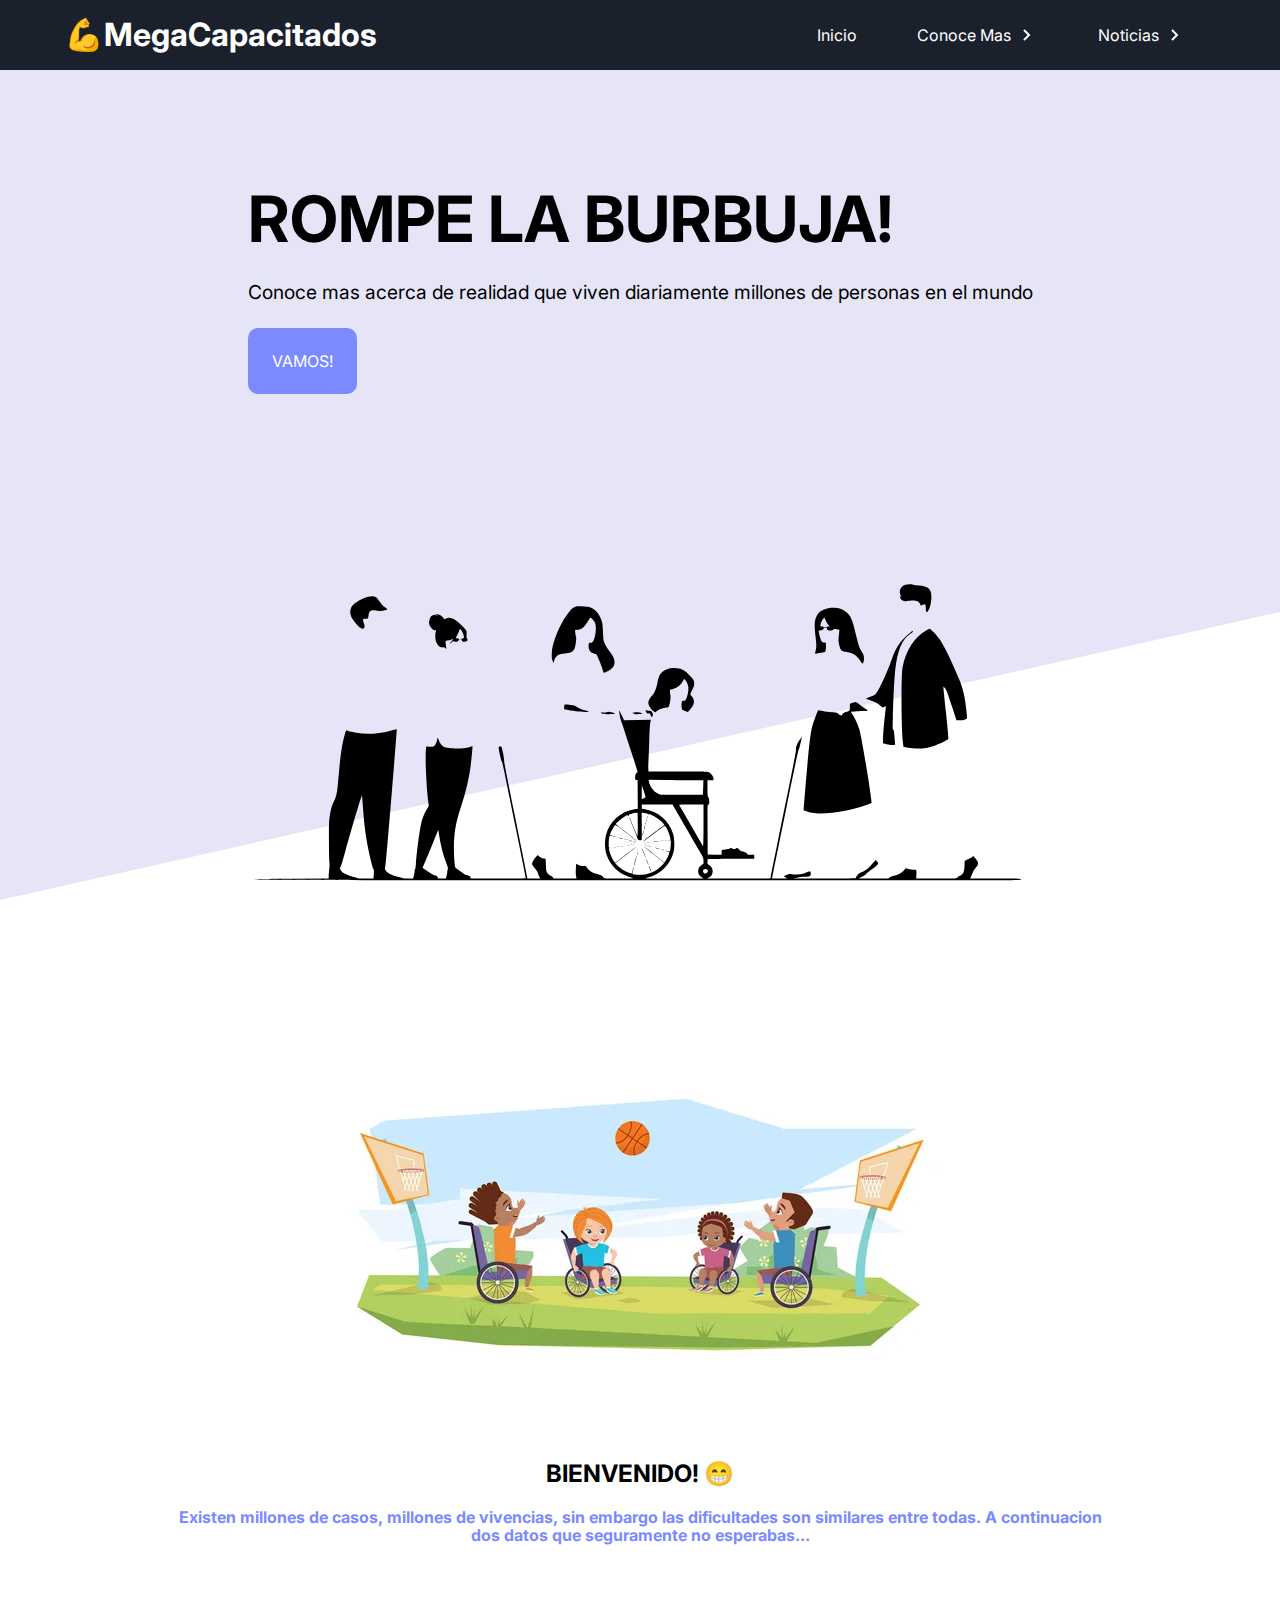
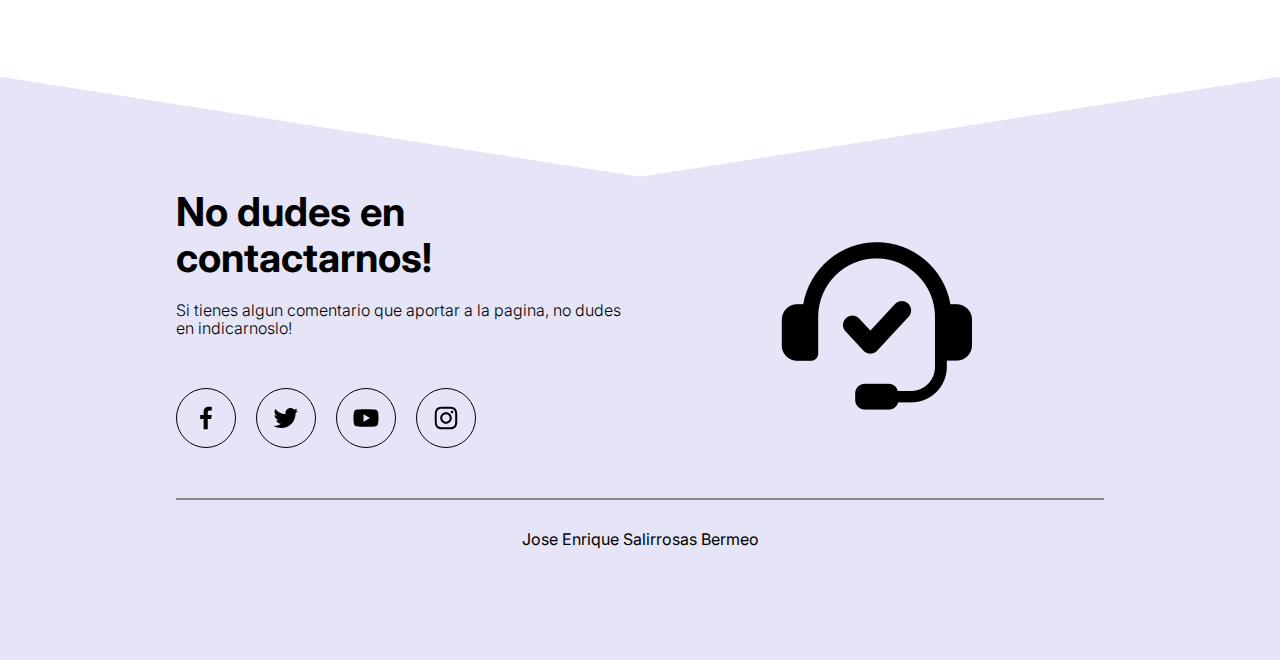
<file: index.html>
<!DOCTYPE html>
<html lang="es">
<head>
    <meta charset="UTF-8">
    <meta name="viewport" content="width=device-width, initial-scale=1.0">
    <title>Trabajo Final</title>
    <link rel="stylesheet" href="css/normalize.css">
    <link rel="stylesheet" href="css/style.css">
</head>
<body>


    
    
    <header class="hero">

        <nav class="menu">
            <section class="menu__container">
                <h1 class="menu__logo">💪MegaCapacitados</h1>
    
                <ul class="menu__links">
                    <li class="menu__item">
                        <a href="/index.html" class="menu__link">Inicio</a>
                    </li>
        
                    <li class="menu__item menu__item--show">
                        <a href="#" class="menu__link">Conoce Mas<img src="assets/arrow.svg" class="menu__arrow"></a>
        
                        <ul class="menu__nesting">
                            <li class="menu__inside">
                                <a href="/que_es.html" class="menu__link menu__link--inside"> ¿Que es?</a>
                            </li>
                            <li class="menu__inside">
                                <a href="/instituciones.html" class="menu__link menu__link--inside">Principales Instituciones</a>
                            </li>
                            <li class="menu__inside">
                                <a href="dificultades.html" class="menu__link menu__link--inside">Dificultades</a>
                            </li>
                        </ul>
                    </li>
        
                    <li class="menu__item  menu__item--show">
                        <a href="#" class="menu__link">Noticias<img src="assets/arrow.svg" class="menu__arrow"></a>
        
                        <ul class="menu__nesting">
                            <li class="menu__inside">
                                <a href="newspe.html" class="menu__link menu__link--inside">Peru</a>
                            </li>
                            <li class="menu__inside">
                                <a href="newsint.html" class="menu__link menu__link--inside">Global</a>
                            </li>
                        </ul>
                    </li>
        

        
                </ul>
    
              
            </section>
    
          
        </nav>
    
        
        

        <div class="hero__container container">

            <div class="hero__texts">
                <h1 class="hero__title">ROMPE LA BURBUJA!</h1>
                <p class="hero__copy">Conoce mas acerca de realidad que viven diariamente millones de personas en el mundo  </p>
                <a href="/Que_es.html" class="hero__cta">VAMOS!</a>    
            </div>

            <img src="assets/voluntarios-ayudando-amigos-discapacitados-caminar-al-aire-libre_74855-7933.svg" class="hero__img">

        </div>


    </header>

    <main class="main">

        <section class="welcome container">

            <div class="instructor__container">
                <img src="assets/depositphotos_160904080-stock-illustration-children-with-disabilities-playing-basketball.jpg" class="instructor__img">
                <h2 class="welcome__name">BIENVENIDO! 😁 </h2>
                <p class="welcome__tag">Existen millones de casos, millones de vivencias, sin embargo las dificultades son similares entre todas. A continuacion dos datos que seguramente no esperabas...</p>


        </section>

    </main>

    <footer class="footer">
        <div class="footer__container container">

            <div class="footer__contact">
                <div class="footer__texts">
                    <h2 class="title">No dudes en contactarnos!</h2>
                    <p class="footer__copy">Si tienes algun comentario que aportar a la pagina, no dudes en indicarnoslo!</p>

                    <div class="footer__social">
                        <a href="https://www.facebook.com/UTP.Peru/" class="footer__link">
                           <img src="assets/bxl-facebook.svg" class="footer__icon">
                        </a>
                        <a href="https://twitter.com/universidadutp" class="footer__link">
                           <img src="assets/bxl-twitter.svg" class="footer__icon">
                        </a>
                        <a href="https://www.youtube.com/channel/UCLQEBv7WN0SgOFD_nRLraRQ" class="footer__link">
                           <img src="assets/bxl-youtube.svg" class="footer__icon">
                        </a>
                        <a href="https://www.instagram.com/universidadutp/?hl=es" class="footer__link">
                           <img src="assets/bxl-instagram.svg" class="footer__icon">
                        </a>
                    </div>
                </div>

                <figure class="footer__picture">
                    <img src="assets/contactenos-ilustracion-concepto_114360-3147.webp" class="footer__img">
                </figure>
            </div>

            <p class="footer__copyright">
                Jose Enrique Salirrosas Bermeo
            </p>

        </div>
    </footer>

</body>
</html>
</file>
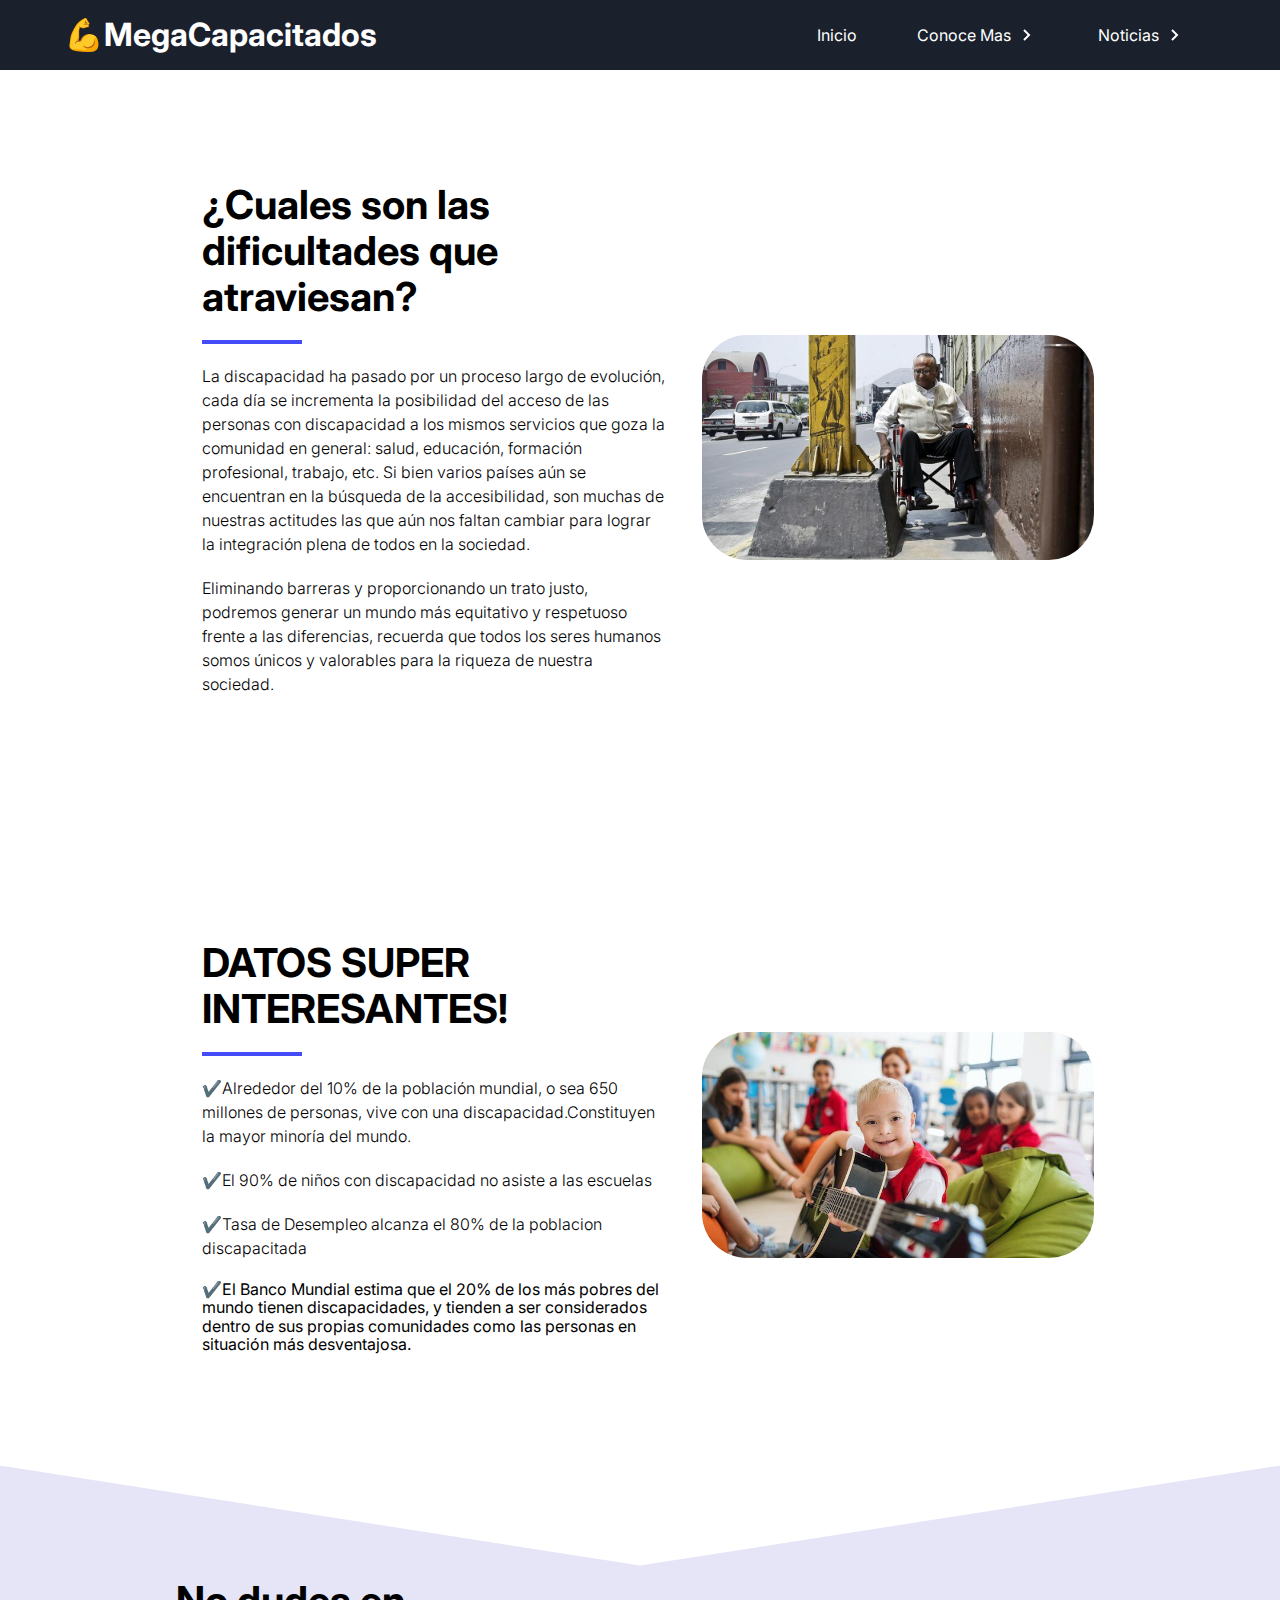
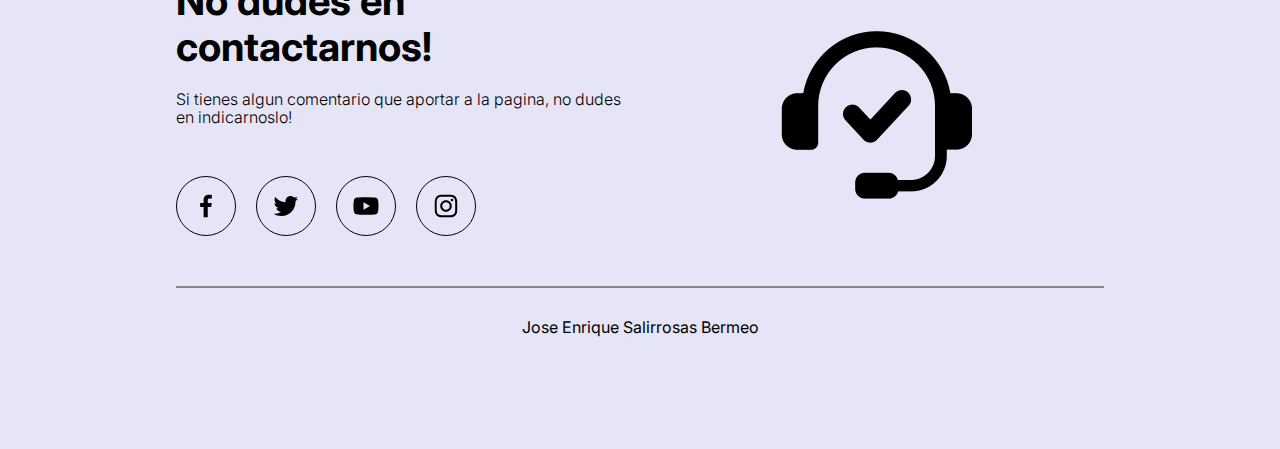
<file: dificultades.html>
<!DOCTYPE html>
<html lang="en">
    <meta charset="UTF-8">
    <meta name="viewport" content="width=device-width, initial-scale=1.0">
    <title>MegaCapacitados</title>
    <link rel="stylesheet" href="css/normalize.css">
    <link rel="stylesheet" href="css/style.css">
<body>
    
    <main class="main">
        <header>
            <nav class="menu">
                <section class="menu__container">
                    <h1 class="menu__logo">💪MegaCapacitados</h1>
        
                    <ul class="menu__links">
                        <li class="menu__item">
                            <a href="/index.html" class="menu__link">Inicio</a>
                        </li>
            
                        <li class="menu__item menu__item--show">
                            <a href="#" class="menu__link">Conoce Mas<img src="assets/arrow.svg" class="menu__arrow"></a>
            
                            <ul class="menu__nesting">
                                <li class="menu__inside">
                                    <a href="/que_es.html" class="menu__link menu__link--inside"> ¿Que es?</a>
                                </li>
                                <li class="menu__inside">
                                    <a href="/instituciones.html" class="menu__link menu__link--inside">Principales Instituciones</a>
                                </li>
                                <li class="menu__inside">
                                    <a href="dificultades.html" class="menu__link menu__link--inside">Dificultades</a>
                                </li>
                            </ul>
                        </li>
            
                        <li class="menu__item  menu__item--show">
                            <a href="#" class="menu__link">Noticias<img src="assets/arrow.svg" class="menu__arrow"></a>
            
                            <ul class="menu__nesting">
                                <li class="menu__inside">
                                    <a href="newspe.html" class="menu__link menu__link--inside">Peru</a>
                                </li>
                                <li class="menu__inside">
                                    <a href="newsint.html" class="menu__link menu__link--inside">Global</a>
                                </li>
                            </ul>
                        </li>
            

                    </ul>
        
                    
                </section>
        
              
            </nav>
        </head>
        

        
        <section class="about container">

            <div class="about__course">
                <h2 class="title title--border">¿Cuales son las dificultades que atraviesan?</h2>

                <p class="about__paragraph">La discapacidad ha pasado por un proceso largo de evolución, cada día se incrementa la posibilidad del acceso de las personas con discapacidad a los mismos servicios que goza la comunidad en general: salud, educación, formación profesional, trabajo, etc. Si bien varios países aún se encuentran en la búsqueda de la accesibilidad, son muchas de nuestras actitudes las que aún nos faltan cambiar para lograr la integración plena de todos en la sociedad.
                </p>

                <p class="about__paragraph">Eliminando barreras y proporcionando un trato justo, podremos generar un mundo más equitativo y respetuoso frente a las diferencias, recuerda que todos los seres humanos somos únicos y valorables para la riqueza de nuestra sociedad.</p>

            </div>

            <figure class="about__picture">
                <img src="/assets/CXJS4ZRWDRBSFGZSHSAD3A436M.jpg" class="about__img">
            </figure>

        </section>

        <section class="about container">

            <div class="about__course">
                <h2 class="title title--border">DATOS SUPER INTERESANTES!</h2>

                <p class="about__paragraph">✔️Alrededor del 10% de la población mundial, o sea 650 millones de personas, vive con una discapacidad.Constituyen la mayor minoría del mundo.

                </p>

                <p class="about__paragraph">✔️El 90% de niños con discapacidad no asiste a las escuelas</p>
                <p class="about__paragraph">✔️Tasa de Desempleo alcanza el 80% de la poblacion discapacitada</p>
                <p class="abaut__paragraph">✔️El Banco Mundial estima que el 20% de los más pobres del mundo tienen discapacidades, y tienden a ser considerados dentro de sus propias comunidades como las personas en situación más desventajosa.</p>
            </div>

            <figure class="about__picture">
                <img src="/assets/iStock-1171560652.jpg" class="about__img">
            </figure>

        </section>

            
        </section>

        
    </main>
    <footer class="footer">
        <div class="footer__container container">

            <div class="footer__contact">
                <div class="footer__texts">
                    <h2 class="title">No dudes en contactarnos!</h2>
                    <p class="footer__copy">Si tienes algun comentario que aportar a la pagina, no dudes en indicarnoslo!</p>

                    <div class="footer__social">
                        <a href="#" class="footer__link">
                           <img src="assets/bxl-facebook.svg" class="footer__icon">
                        </a>
                        <a href="#" class="footer__link">
                           <img src="assets/bxl-twitter.svg" class="footer__icon">
                        </a>
                        <a href="#" class="footer__link">
                           <img src="assets/bxl-youtube.svg" class="footer__icon">
                        </a>
                        <a href="#" class="footer__link">
                           <img src="assets/bxl-instagram.svg" class="footer__icon">
                        </a>
                    </div>
                </div>

                <figure class="footer__picture">
                    <img src="assets/contactenos-ilustracion-concepto_114360-3147.webp" class="footer__img">
                </figure>
            </div>

            <p class="footer__copyright">
                Jose Enrique Salirrosas Bermeo
            </p>

        </div>
    </footer>
    
</body>
</html>
</file>
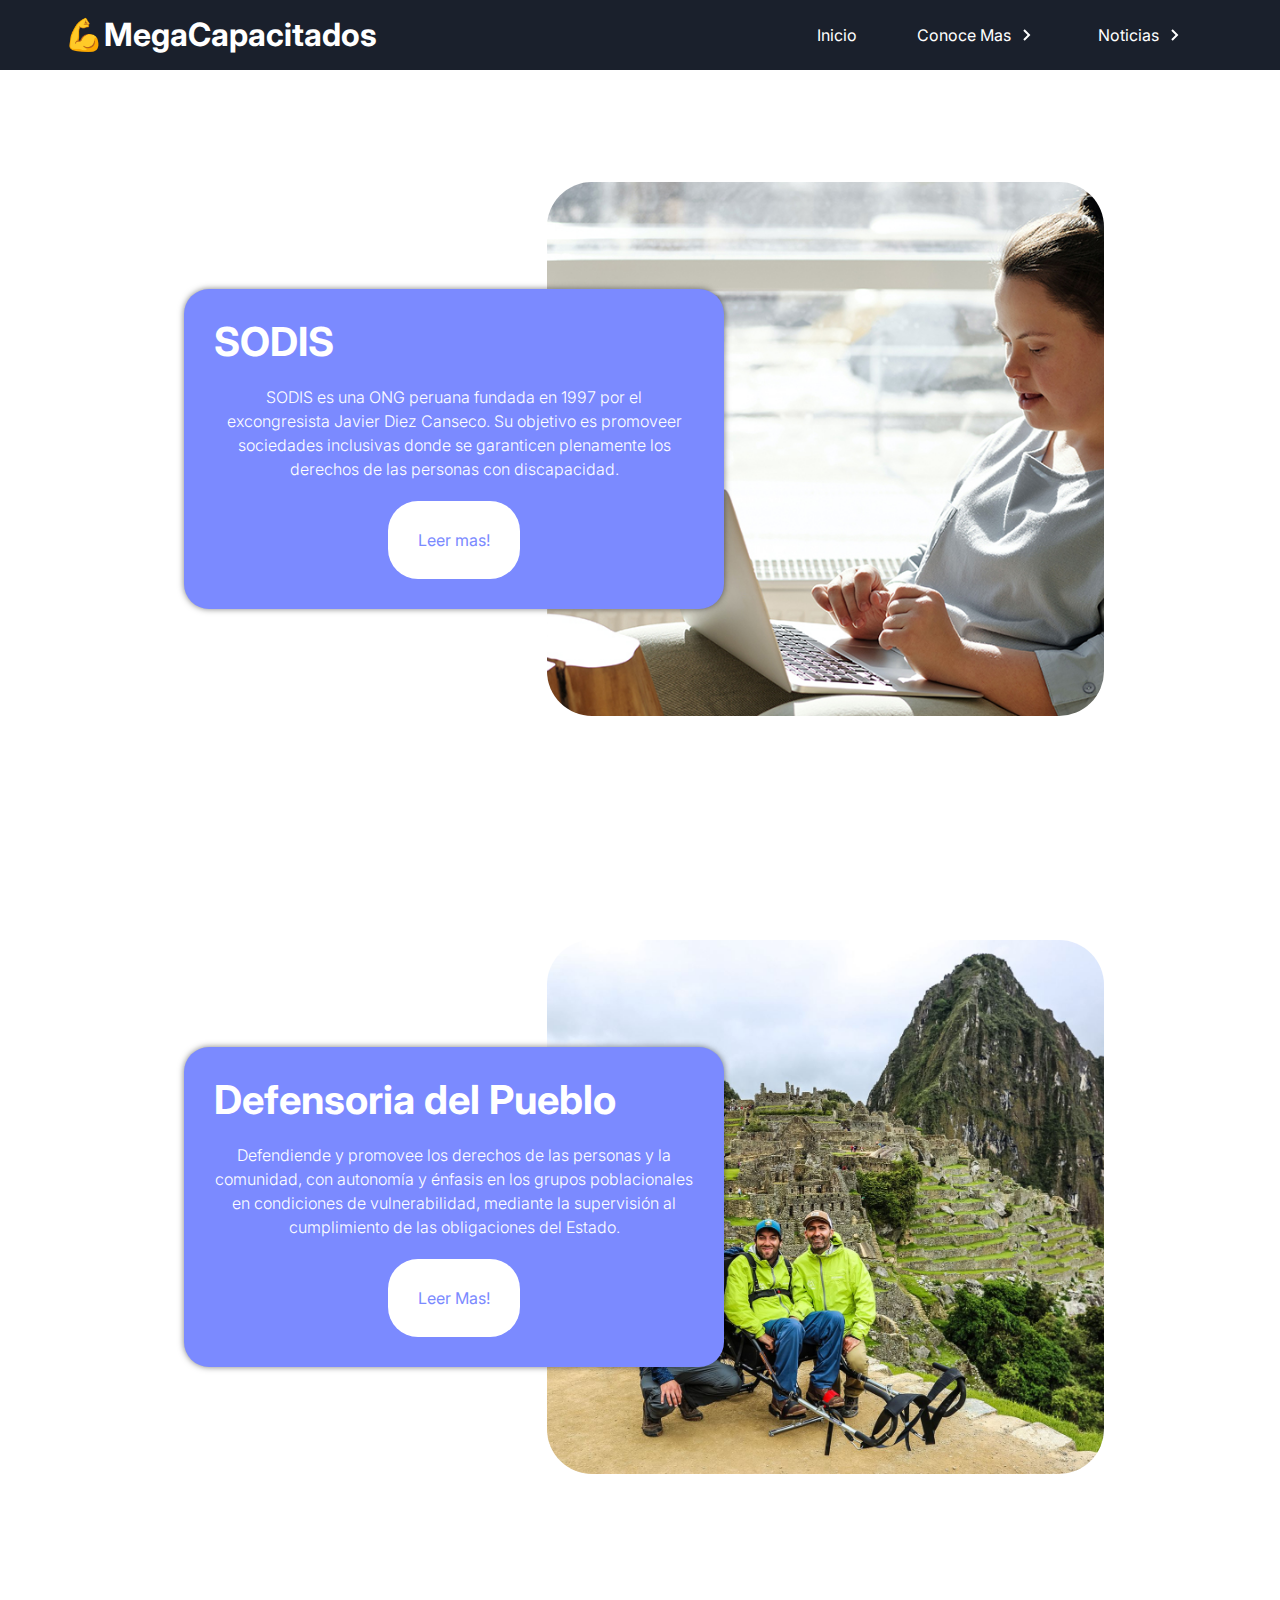
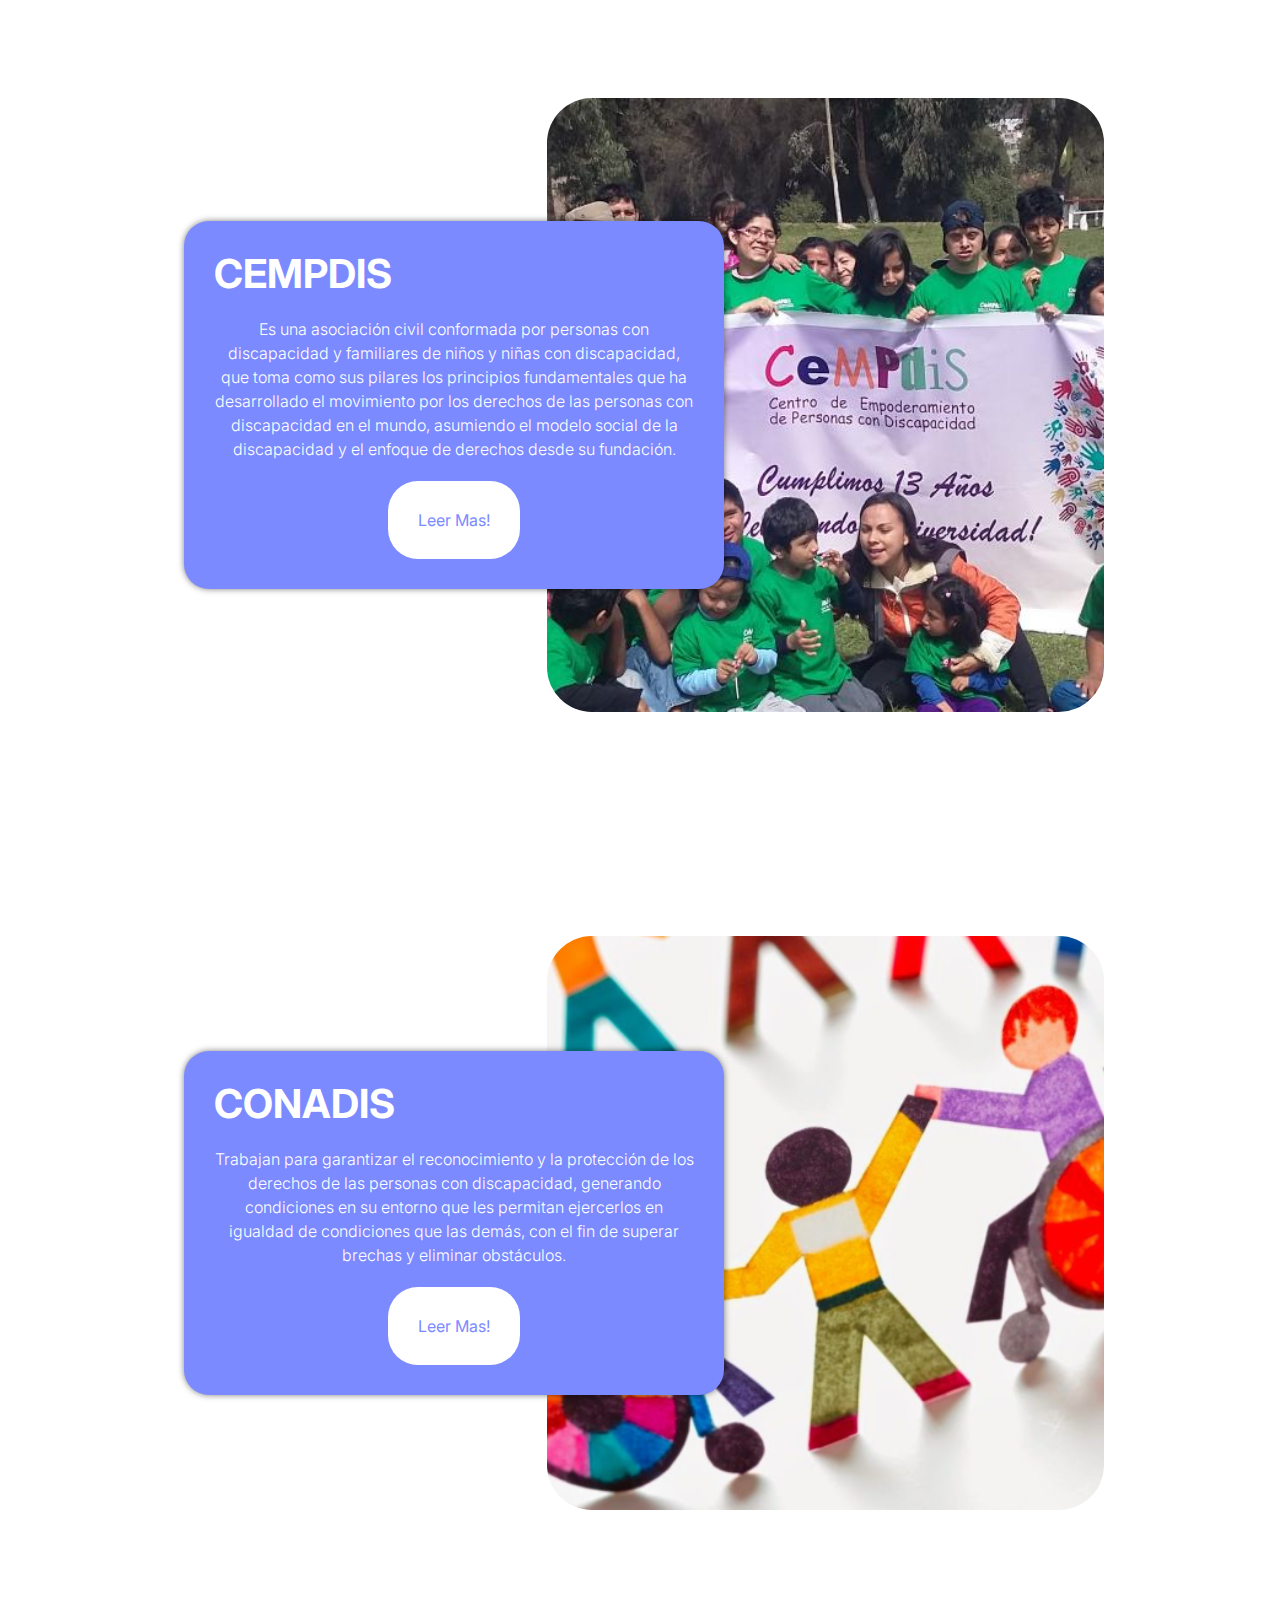
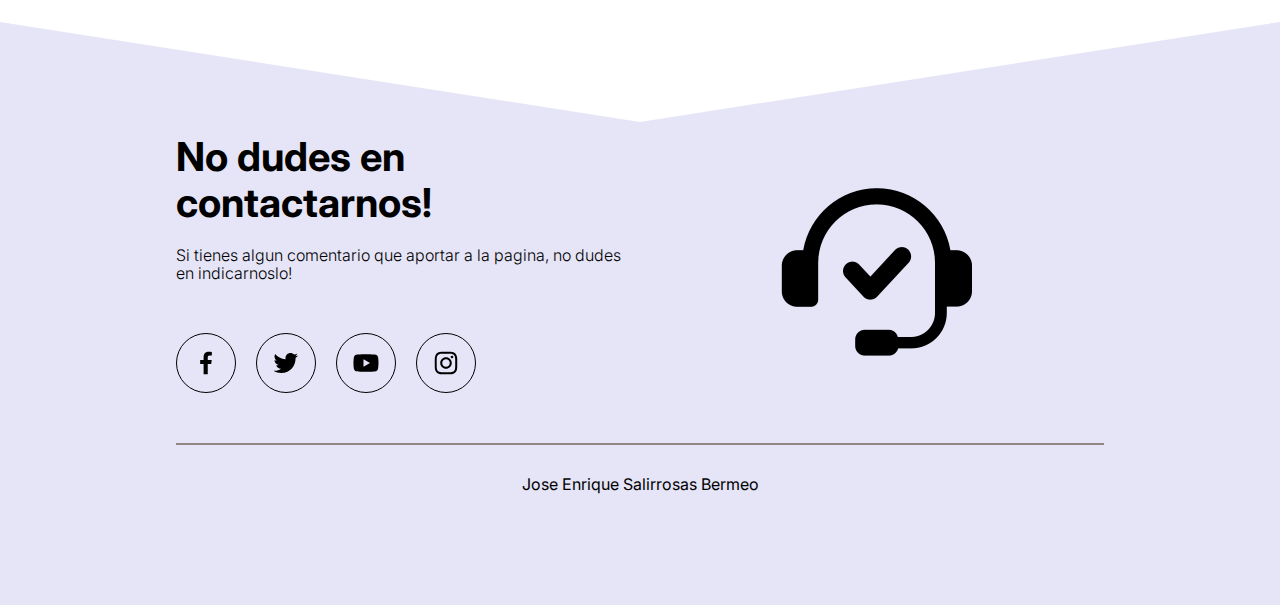
<file: instituciones.html>
<!DOCTYPE html>
<html lang="en">
    <meta charset="UTF-8">
    <meta name="viewport" content="width=device-width, initial-scale=1.0">
    <title>MegaCapacitados</title>
    <link rel="stylesheet" href="css/normalize.css">
    <link rel="stylesheet" href="css/style.css">
<body>
    
    <main class="main">
        <header>
            <nav class="menu">
                <section class="menu__container">
                    <h1 class="menu__logo">💪MegaCapacitados</h1>
        
                    <ul class="menu__links">
                        <li class="menu__item">
                            <a href="/index.html" class="menu__link">Inicio</a>
                        </li>
            
                        <li class="menu__item menu__item--show">
                            <a href="#" class="menu__link">Conoce Mas<img src="assets/arrow.svg" class="menu__arrow"></a>
            
                            <ul class="menu__nesting">
                                <li class="menu__inside">
                                    <a href="/que_es.html" class="menu__link menu__link--inside"> ¿Que es?</a>
                                </li>
                                <li class="menu__inside">
                                    <a href="/instituciones.html" class="menu__link menu__link--inside">Principales Instituciones</a>
                                </li>
                                <li class="menu__inside">
                                    <a href="dificultades.html" class="menu__link menu__link--inside">Dificultades</a>
                                </li>
                            </ul>
                        </li>
            
                        <li class="menu__item  menu__item--show">
                            <a href="#" class="menu__link">Noticias<img src="assets/arrow.svg" class="menu__arrow"></a>
            
                            <ul class="menu__nesting">
                                <li class="menu__inside">
                                    <a href="newspe.html" class="menu__link menu__link--inside">Peru</a>
                                </li>
                                <li class="menu__inside">
                                    <a href="newsint.html" class="menu__link menu__link--inside">Global</a>
                                </li>
                            </ul>
                        </li>
            

            
                    </ul>
        
                    
                </section>
        
              
            </nav>
        </header>
        

        
        
        <section class="course container">

            <figure class="course__picture">
                <img src="assets/pexels-cliff-booth-4058219.jpg" class="course__img">
            </figure>

            <div class="course__about">
                <h2 class="title">SODIS </h2>
                <p class="about__paragraph"> SODIS es una ONG peruana fundada en 1997 por el excongresista Javier Diez Canseco.


                    Su objetivo es promoveer sociedades inclusivas donde se garanticen plenamente los derechos de las personas con discapacidad. </p>
                <a href="https://sodisperu.org/" class="cta">Leer mas!</a>
            </div>
        </section>
        <section class="course container">

            <figure class="course__picture">
                <img src="assets/EOKkJtLXUAAcyUr.jpg" class="course__img">
            </figure>

            <div class="course__about">
                <h2 class="title">Defensoria del Pueblo</h2>
                <p class="about__paragraph">Defendiende y promovee los derechos de las personas y la comunidad, con autonomía y énfasis en los grupos poblacionales en condiciones de vulnerabilidad, mediante la supervisión al cumplimiento de las obligaciones del Estado.</p>
                <a href="https://www.defensoria.gob.pe/#" class="cta">Leer Mas!</a>
            </div>
        </section>
        <section class="course container">

            <figure class="course__picture">
                <img src="assets/para-inicio-1.jpg" class="course__img">
            </figure>

            <div class="course__about">
                <h2 class="title">CEMPDIS</h2>
                <p class="about__paragraph">Es una asociación civil conformada por personas con discapacidad y familiares de niños y niñas con discapacidad, que toma como sus pilares los principios fundamentales que ha desarrollado el movimiento por los derechos de las personas con discapacidad en el mundo, asumiendo el modelo social de la discapacidad y el enfoque de derechos desde su fundación.</p>
                <a href="http://cempdis.org/" class="cta">Leer Mas!</a>
            </div>
        </section>
        <section class="course container">

            <figure class="course__picture">
                <img src="assets/Blog_6.png" class="course__img">
            </figure>

            <div class="course__about">
                <h2 class="title">CONADIS</h2>
                <p class="about__paragraph">Trabajan para garantizar el reconocimiento y la protección de los derechos de las personas con discapacidad, generando condiciones en su entorno que les permitan ejercerlos en igualdad de condiciones que las demás, con el fin de superar brechas y eliminar obstáculos.</p>
                <a href="https://twitter.com/mimpconadis?ref_src=twsrc%5Egoogle%7Ctwcamp%5Eserp%7Ctwgr%5Eauthor" class="cta">Leer Mas!</a>
            </div>
        </section>
    </main>
    <footer class="footer">
        <div class="footer__container container">

            <div class="footer__contact">
                <div class="footer__texts">
                    <h2 class="title">No dudes en contactarnos!</h2>
                    <p class="footer__copy">Si tienes algun comentario que aportar a la pagina, no dudes en indicarnoslo!</p>

                    <div class="footer__social">
                        <a href="https://www.facebook.com/UTP.Peru/" class="footer__link">
                           <img src="assets/bxl-facebook.svg" class="footer__icon">
                        </a>
                        <a href="https://twitter.com/universidadutp" class="footer__link">
                           <img src="assets/bxl-twitter.svg" class="footer__icon">
                        </a>
                        <a href="https://www.youtube.com/channel/UCLQEBv7WN0SgOFD_nRLraRQ" class="footer__link">
                           <img src="assets/bxl-youtube.svg" class="footer__icon">
                        </a>
                        <a href="https://www.instagram.com/universidadutp/?hl=es" class="footer__link">
                           <img src="assets/bxl-instagram.svg" class="footer__icon">
                        </a>
                    </div>
                </div>

                <figure class="footer__picture">
                    <img src="assets/contactenos-ilustracion-concepto_114360-3147.webp" class="footer__img">
                </figure>
            </div>

            <p class="footer__copyright">
                Jose Enrique Salirrosas Bermeo
            </p>

        </div>
    </footer>
</body>
</html>
</file>
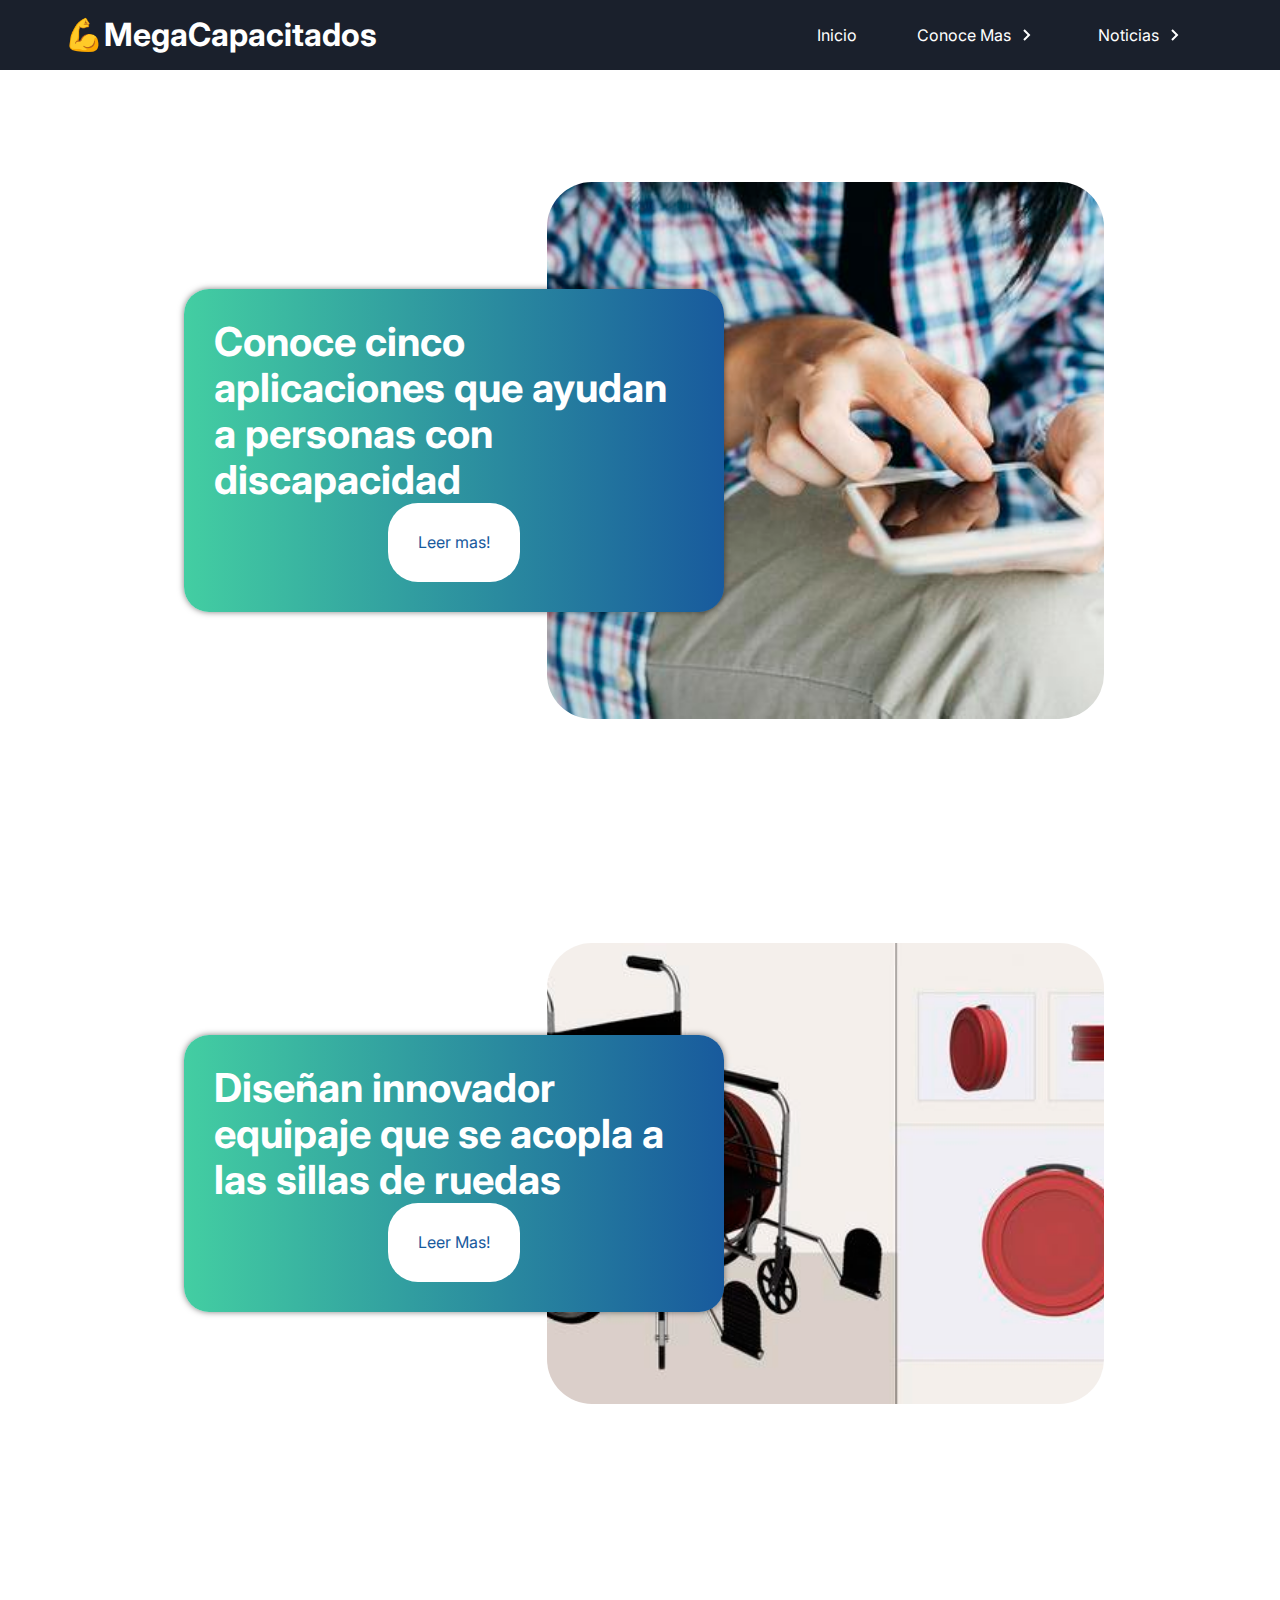
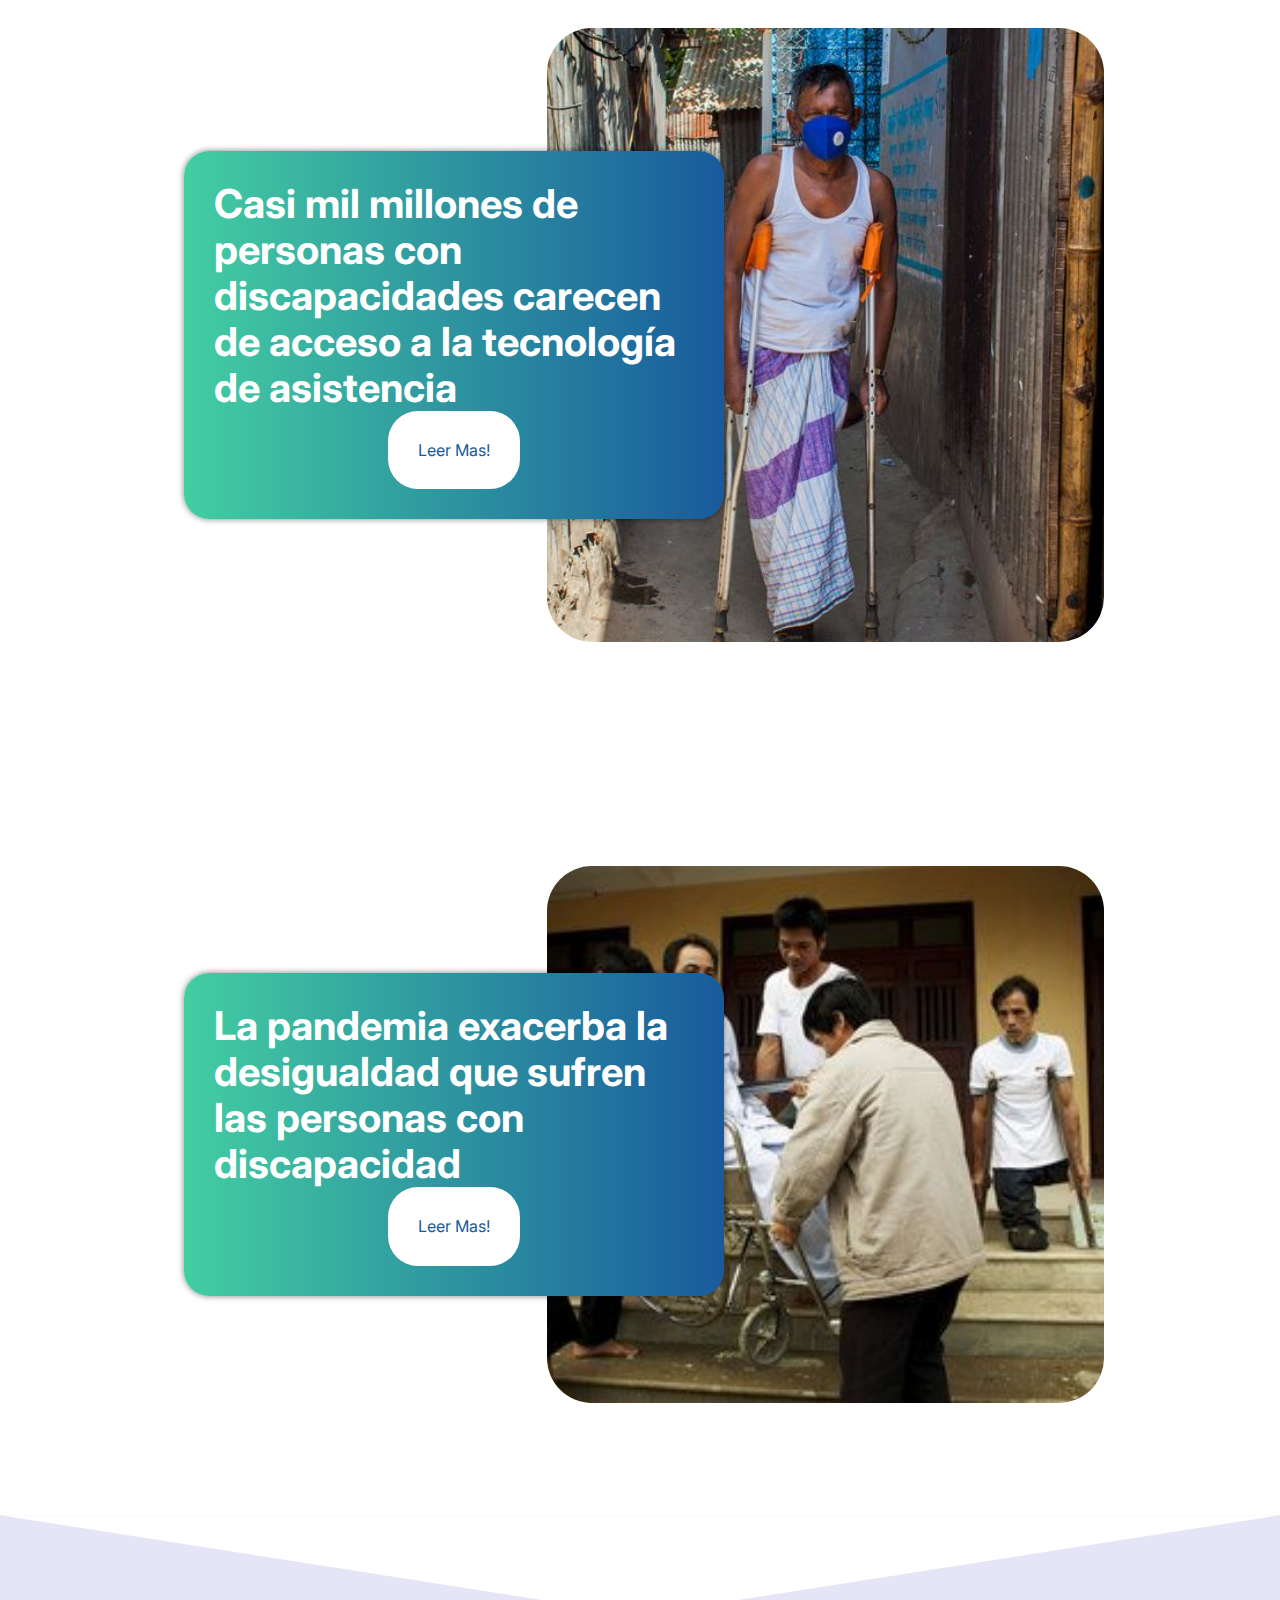
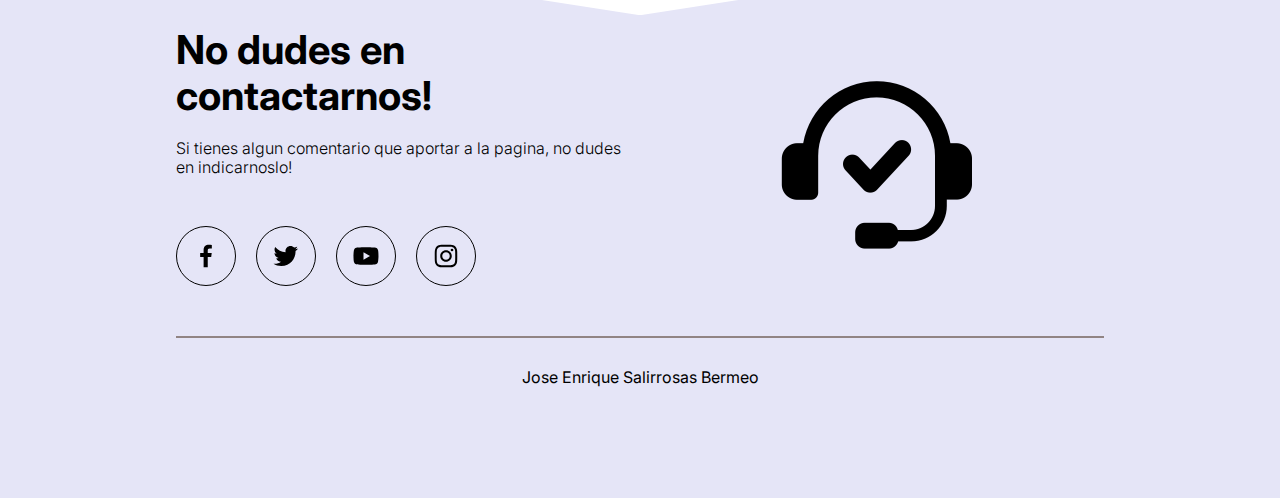
<file: newsint.html>
<!DOCTYPE html>
<html lang="en">
    <meta charset="UTF-8">
    <meta name="viewport" content="width=device-width, initial-scale=1.0">
    <title>MegaCapacitados</title>
    <link rel="stylesheet" href="css/normalize.css">
    <link rel="stylesheet" href="css/style.css">
<body>
    
    <main class="main">
        <header>
            <nav class="menu">
                <section class="menu__container">
                    <h1 class="menu__logo">💪MegaCapacitados</h1>
        
                    <ul class="menu__links">
                        <li class="menu__item">
                            <a href="/index.html" class="menu__link">Inicio</a>
                        </li>
            
                        <li class="menu__item menu__item--show">
                            <a href="#" class="menu__link">Conoce Mas<img src="assets/arrow.svg" class="menu__arrow"></a>
            
                            <ul class="menu__nesting">
                                <li class="menu__inside">
                                    <a href="/que_es.html" class="menu__link menu__link--inside"> ¿Que es?</a>
                                </li>
                                <li class="menu__inside">
                                    <a href="/instituciones.html" class="menu__link menu__link--inside">Principales Instituciones</a>
                                </li>
                                <li class="menu__inside">
                                    <a href="dificultades.html" class="menu__link menu__link--inside">Dificultades</a>
                                </li>
                            </ul>
                        </li>
            
                        <li class="menu__item  menu__item--show">
                            <a href="#" class="menu__link">Noticias<img src="assets/arrow.svg" class="menu__arrow"></a>
            
                            <ul class="menu__nesting">
                                <li class="menu__inside">
                                    <a href="newspe.html" class="menu__link menu__link--inside">Peru</a>
                                </li>
                                <li class="menu__inside">
                                    <a href="newsint.html" class="menu__link menu__link--inside">Global</a>
                                </li>
                            </ul>
                        </li>
            

            
                    </ul>
        
                    
                </section>
        
              
            </nav>
        </header>
        

        
        
        <section class="course container">

            <figure class="course__picture">
                <img src="/assets/FRI2UUBFNRCNZPL7UYUK4KCW2I.jpg" class="course__img">
            </figure>

            <div class="course__about3">
                <h2 class="title">Conoce cinco aplicaciones que ayudan a personas con discapacidad </h2>


                <a href="https://elcomercio.pe/casa-y-mas/conoce-cinco-aplicaciones-que-ayudan-a-personas-con-discapacidad-noticia/" class="cta3">Leer mas!</a>
            </div>
        </section>
        <section class="course container">

            <figure class="course__picture">
                <img src="assets/MTTGYJPY6VFSZPT5OBDHHUHUEY.jpg" class="course__img">
            </figure>

            <div class="course__about3">
                <h2 class="title">Diseñan innovador equipaje que se acopla a las sillas de ruedas</h2>
                <a href="https://elcomercio.pe/tecnologia/inventos/practico-y-muy-util-disenan-innovador-equipaje-que-se-acopla-a-las-sillas-de-ruedas-viajes-discapacidad-espana-noticia/" class="cta3">Leer Mas!</a>
            </div>
        </section>
        <section class="course container">

            <figure class="course__picture">
                <img src="assets/image1170x530cropped.jpg" class="course__img">
            </figure>

            <div class="course__about3">
                <h2 class="title">Casi mil millones de personas con discapacidades carecen de acceso a la tecnología de asistencia</h2>
                <a href="https://news.un.org/es/story/2022/05/1508712" class="cta3">Leer Mas!</a>
            </div>
        </section>
        <section class="course container">

            <figure class="course__picture">
                <img src="assets/image350x235cropped.jpg" class="course__img">
            </figure>

            <div class="course__about3">
                <h2 class="title">La pandemia exacerba la desigualdad que sufren las personas con discapacidad</h2>
                <a href="https://news.un.org/es/story/2022/02/1504132" class="cta3">Leer Mas!</a>
            </div>
        </section>
    </main>
    <footer class="footer">
        <div class="footer__container container">

            <div class="footer__contact">
                <div class="footer__texts">
                    <h2 class="title">No dudes en contactarnos!</h2>
                    <p class="footer__copy">Si tienes algun comentario que aportar a la pagina, no dudes en indicarnoslo!</p>

                    <div class="footer__social">
                        <a href="https://www.facebook.com/UTP.Peru/" class="footer__link">
                           <img src="assets/bxl-facebook.svg" class="footer__icon">
                        </a>
                        <a href="https://twitter.com/universidadutp" class="footer__link">
                           <img src="assets/bxl-twitter.svg" class="footer__icon">
                        </a>
                        <a href="https://www.youtube.com/channel/UCLQEBv7WN0SgOFD_nRLraRQ" class="footer__link">
                           <img src="assets/bxl-youtube.svg" class="footer__icon">
                        </a>
                        <a href="https://www.instagram.com/universidadutp/?hl=es" class="footer__link">
                           <img src="assets/bxl-instagram.svg" class="footer__icon">
                        </a>
                    </div>
                </div>

                <figure class="footer__picture">
                    <img src="assets/contactenos-ilustracion-concepto_114360-3147.webp" class="footer__img">
                </figure>
            </div>

            <p class="footer__copyright">
                Jose Enrique Salirrosas Bermeo
            </p>

        </div>
    </footer>
</body>
</html>
</file>
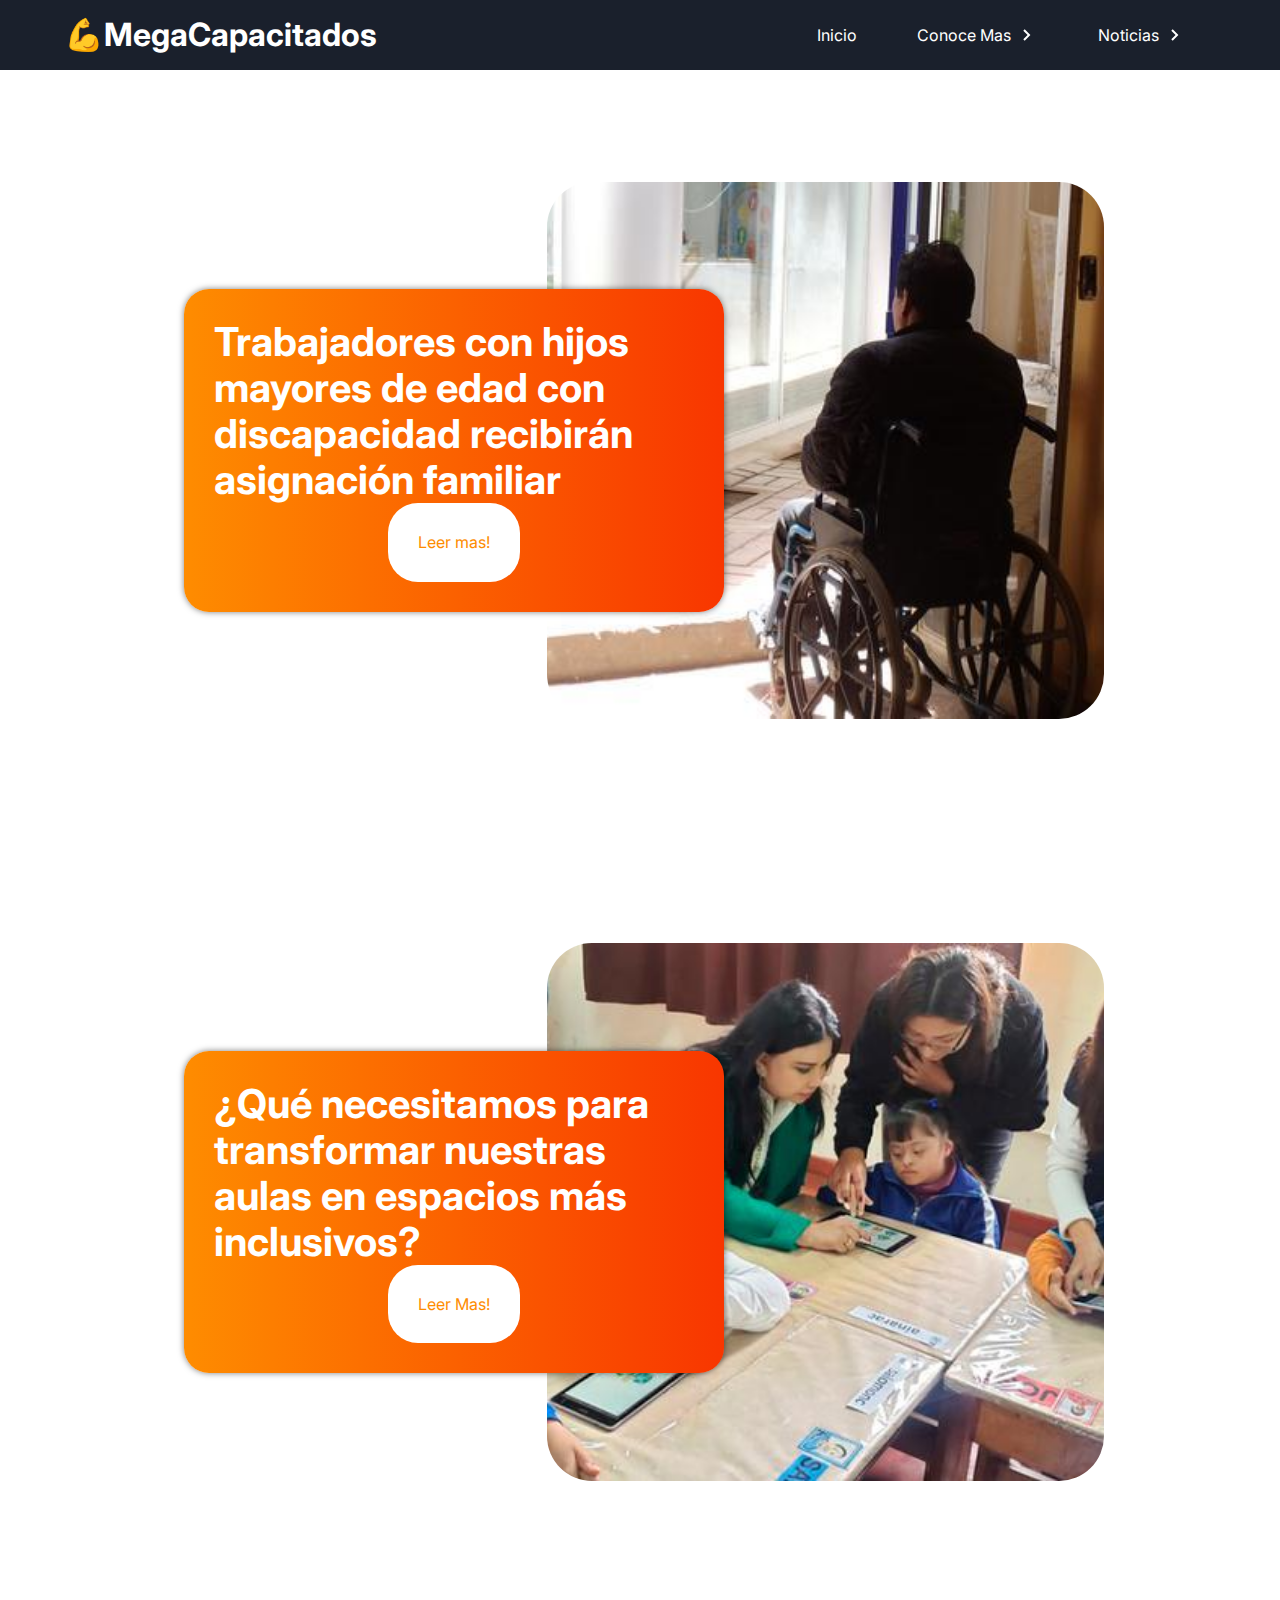
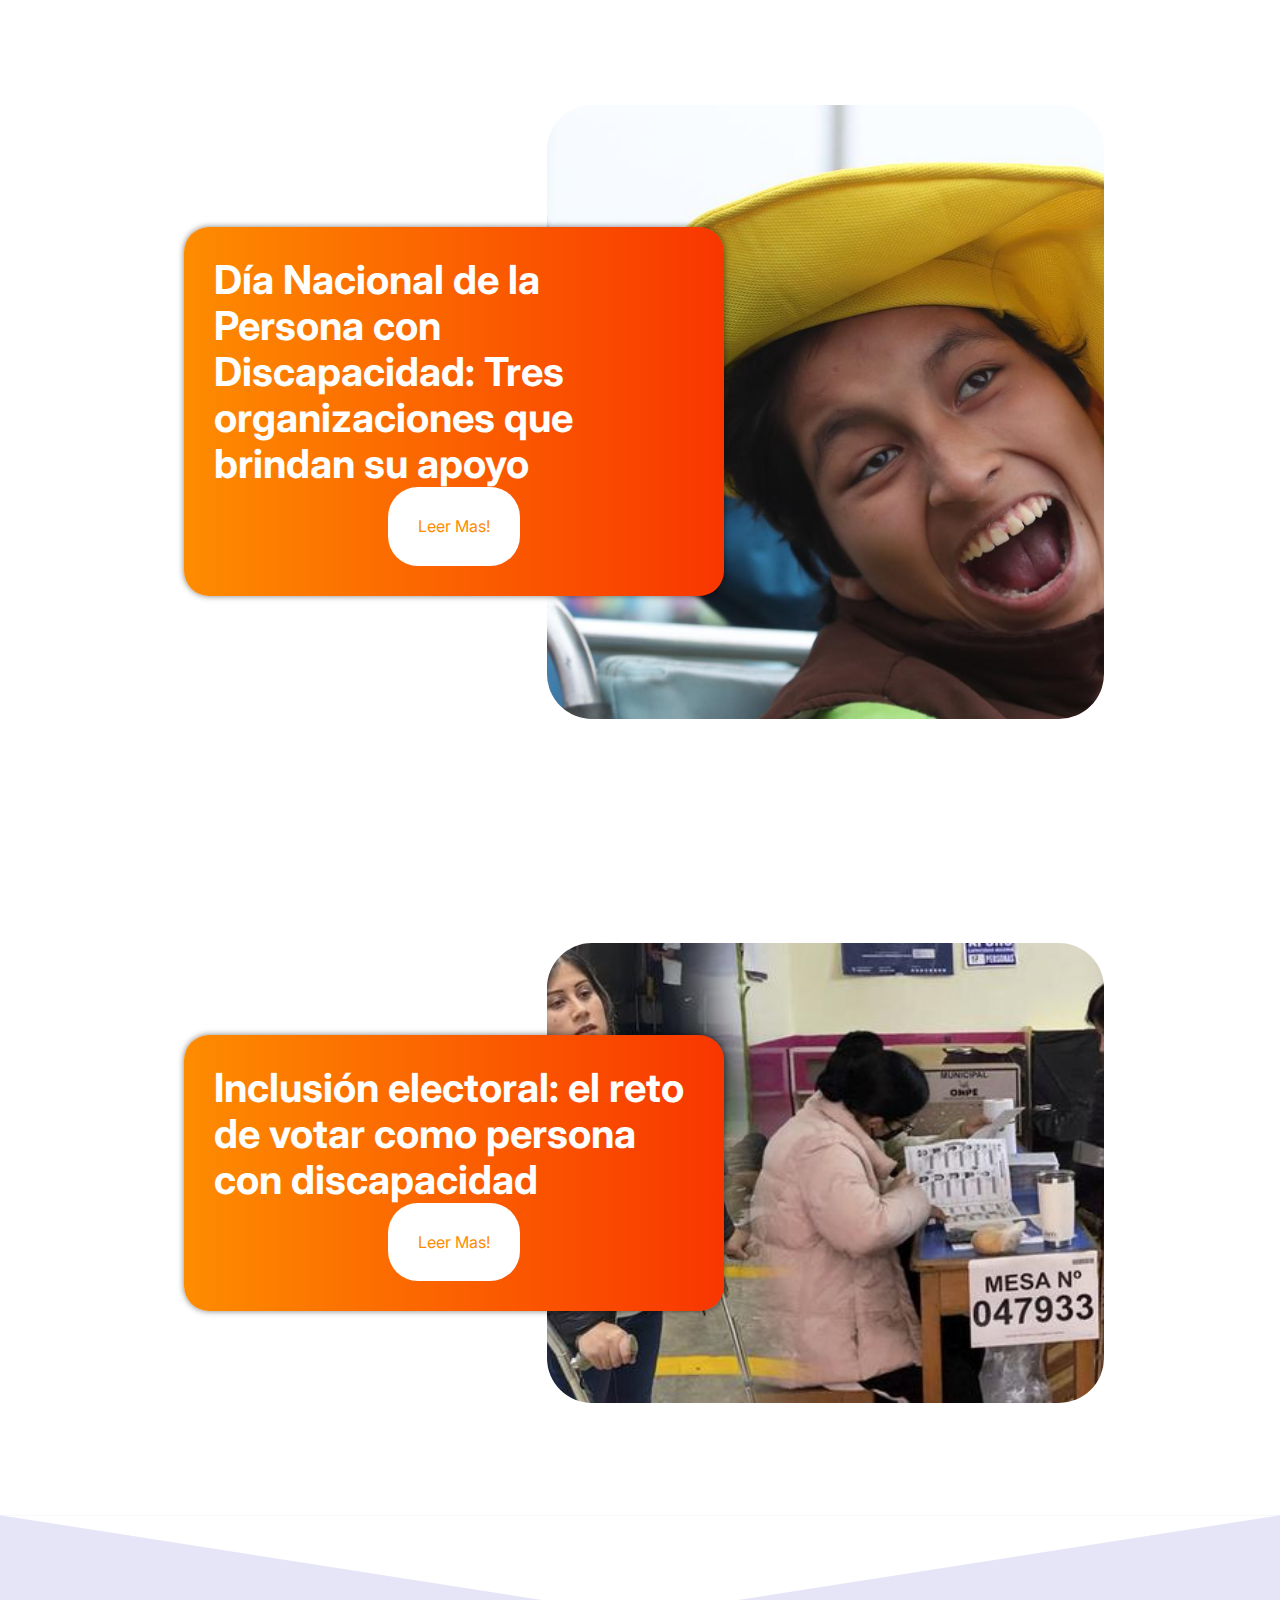
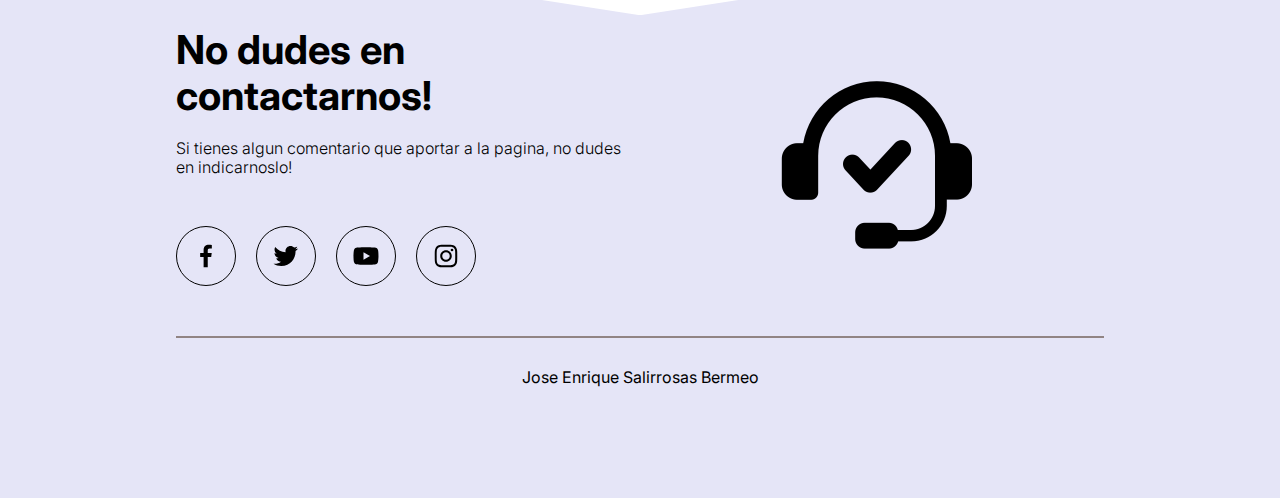
<file: newspe.html>
<!DOCTYPE html>
<html lang="en">
    <meta charset="UTF-8">
    <meta name="viewport" content="width=device-width, initial-scale=1.0">
    <title>MegaCapacitados</title>
    <link rel="stylesheet" href="css/normalize.css">
    <link rel="stylesheet" href="css/style.css">
<body>
    
    <main class="main">
        <header>
            <nav class="menu">
                <section class="menu__container">
                    <h1 class="menu__logo">💪MegaCapacitados</h1>
        
                    <ul class="menu__links">
                        <li class="menu__item">
                            <a href="/index.html" class="menu__link">Inicio</a>
                        </li>
            
                        <li class="menu__item menu__item--show">
                            <a href="#" class="menu__link">Conoce Mas<img src="assets/arrow.svg" class="menu__arrow"></a>
            
                            <ul class="menu__nesting">
                                <li class="menu__inside">
                                    <a href="/que_es.html" class="menu__link menu__link--inside"> ¿Que es?</a>
                                </li>
                                <li class="menu__inside">
                                    <a href="/instituciones.html" class="menu__link menu__link--inside">Principales Instituciones</a>
                                </li>
                                <li class="menu__inside">
                                    <a href="dificultades.html" class="menu__link menu__link--inside">Dificultades</a>
                                </li>
                            </ul>
                        </li>
            
                        <li class="menu__item  menu__item--show">
                            <a href="#" class="menu__link">Noticias<img src="assets/arrow.svg" class="menu__arrow"></a>
            
                            <ul class="menu__nesting">
                                <li class="menu__inside">
                                    <a href="newspe.html" class="menu__link menu__link--inside">Peru</a>
                                </li>
                                <li class="menu__inside">
                                    <a href="newsint.html" class="menu__link menu__link--inside">Global</a>
                                </li>
                            </ul>
                        </li>
            

            
                    </ul>
        
                    
                </section>
        
              
            </nav>
        </header>
        

        
        
        <section class="course container">

            <figure class="course__picture">
                <img src="assets/ZLORSLPLMFED3DFBMY2GMGGGY4 (1).jpg" class="course__img">
            </figure>

            <div class="course__about2">
                <h2 class="title">Trabajadores con hijos mayores de edad con discapacidad recibirán asignación familiar </h2>


                <a href="https://elcomercio.pe/economia/peru/trabajadores-con-hijos-mayores-de-edad-con-discapacidad-recibiran-asignacion-familiar-rmmn-noticia/" class="cta2">Leer mas!</a>
            </div>
        </section>
        <section class="course container">

            <figure class="course__picture">
                <img src="assets/FAUGHYV2JBA2FPG5EDOKKIXCPU.jpg" class="course__img">
            </figure>

            <div class="course__about2">
                <h2 class="title">¿Qué necesitamos para transformar nuestras aulas en espacios más inclusivos?</h2>
                <a href="https://elcomercio.pe/publirreportaje/que-necesitamos-para-transformar-nuestras-aulas-en-espacios-mas-inclusivos-fundacion-telefonica-educacion-noticia/" class="cta2">Leer Mas!</a>
            </div>
        </section>
        <section class="course container">

            <figure class="course__picture">
                <img src="assets/KX74SY4WPFHMXLHIRSQ63ERUPQ.jpg" class="course__img">
            </figure>

            <div class="course__about2">
                <h2 class="title">Día Nacional de la Persona con Discapacidad: Tres organizaciones que brindan su apoyo</h2>
                <a href="https://elcomercio.pe/pasa-en-la-calle/dia-nacional-de-la-persona-con-discapacidad-tres-organizaciones-que-brindan-su-apoyo-16-de-octubre-peru-noticia/" class="cta2">Leer Mas!</a>
            </div>
        </section>
        <section class="course container">

            <figure class="course__picture">
                <img src="assets/poster.jpg" class="course__img">
            </figure>

            <div class="course__about2">
                <h2 class="title">Inclusión electoral: el reto de votar como persona con discapacidad</h2>
                <a href="https://elcomercio.pe/lima/sucesos/inclusion-electoral-el-reto-de-votar-como-persona-con-discapacidad-elecciones-2022-onpe-local-de-votacion-elecciones-municipales-y-regionales-conadis-noticia/" class="cta2">Leer Mas!</a>
            </div>
        </section>
    </main>
    <footer class="footer">
        <div class="footer__container container">

            <div class="footer__contact">
                <div class="footer__texts">
                    <h2 class="title">No dudes en contactarnos!</h2>
                    <p class="footer__copy">Si tienes algun comentario que aportar a la pagina, no dudes en indicarnoslo!</p>

                    <div class="footer__social">
                        <a href="https://www.facebook.com/UTP.Peru/" class="footer__link">
                           <img src="assets/bxl-facebook.svg" class="footer__icon">
                        </a>
                        <a href="https://twitter.com/universidadutp" class="footer__link">
                           <img src="assets/bxl-twitter.svg" class="footer__icon">
                        </a>
                        <a href="https://www.youtube.com/channel/UCLQEBv7WN0SgOFD_nRLraRQ" class="footer__link">
                           <img src="assets/bxl-youtube.svg" class="footer__icon">
                        </a>
                        <a href="https://www.instagram.com/universidadutp/?hl=es" class="footer__link">
                           <img src="assets/bxl-instagram.svg" class="footer__icon">
                        </a>
                    </div>
                </div>

                <figure class="footer__picture">
                    <img src="assets/contactenos-ilustracion-concepto_114360-3147.webp" class="footer__img">
                </figure>
            </div>

            <p class="footer__copyright">
                Jose Enrique Salirrosas Bermeo
            </p>

        </div>
    </footer>
</body>
</html>
</file>
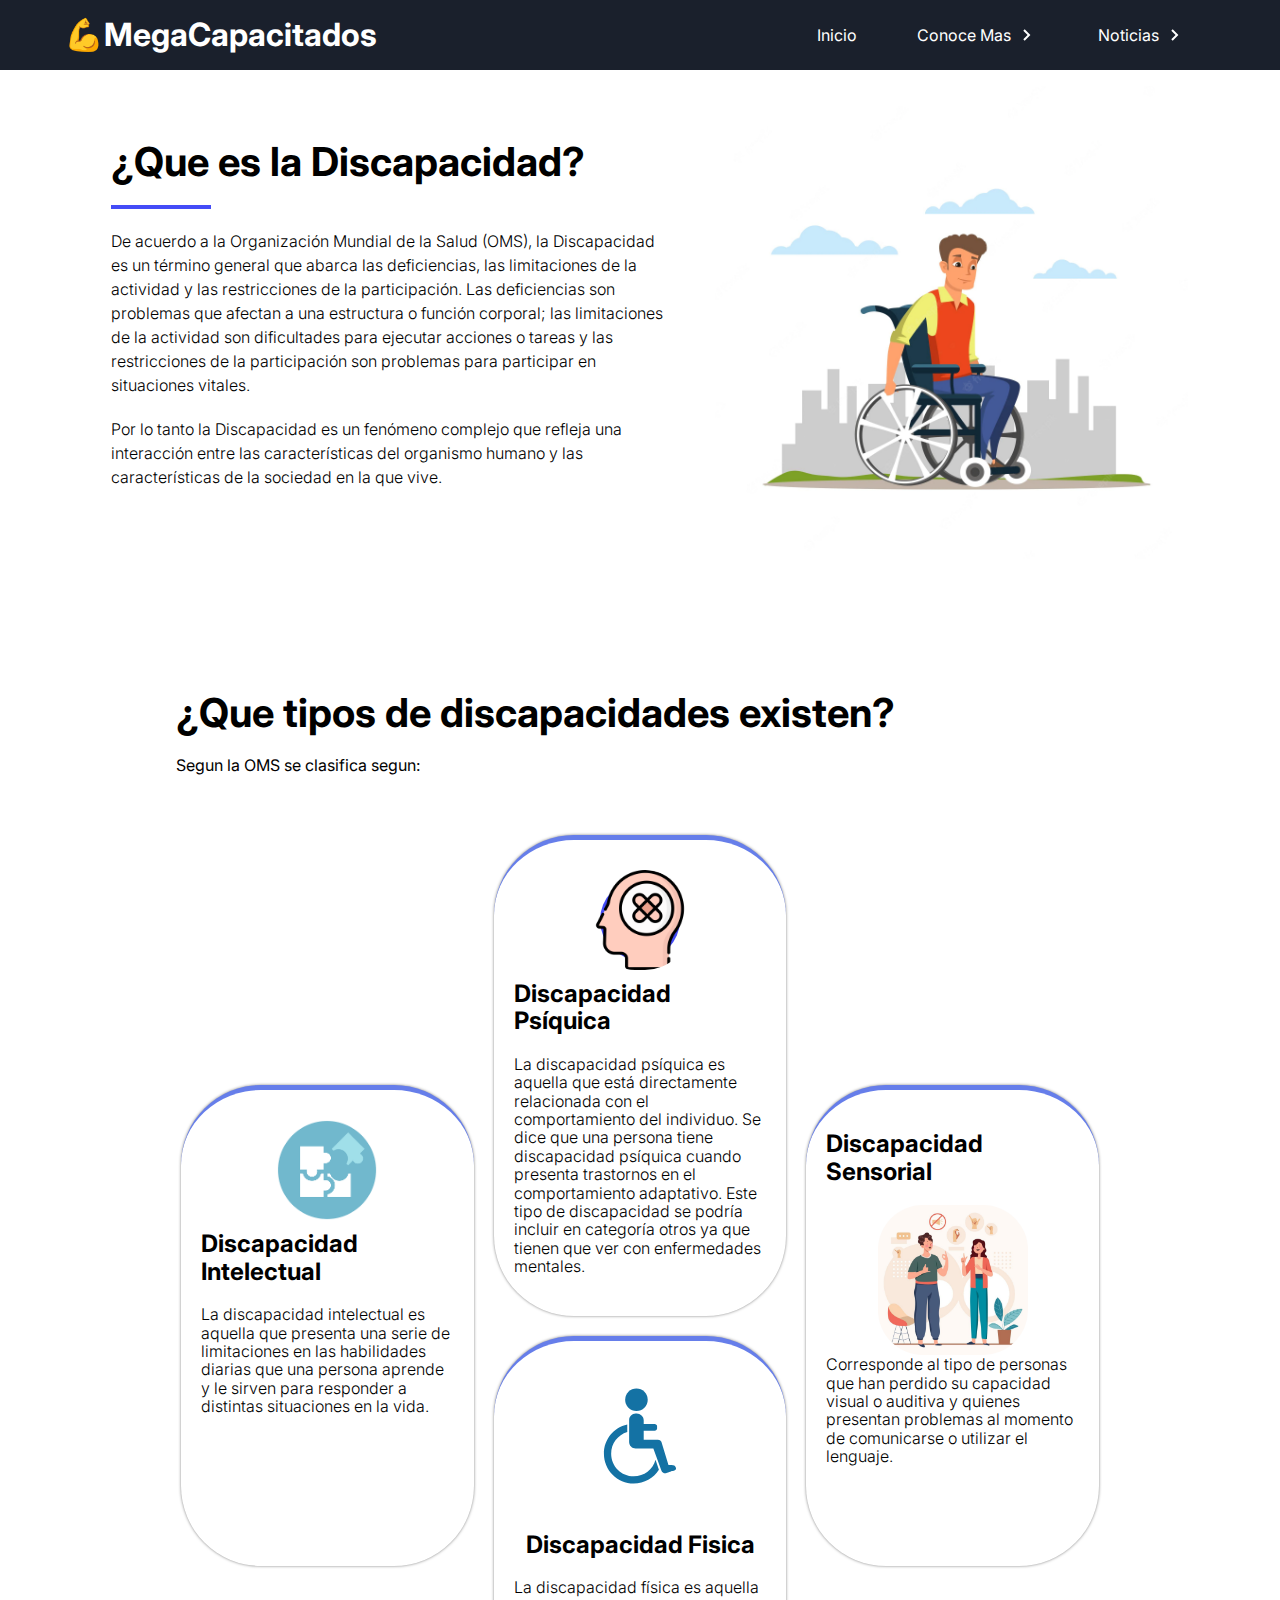
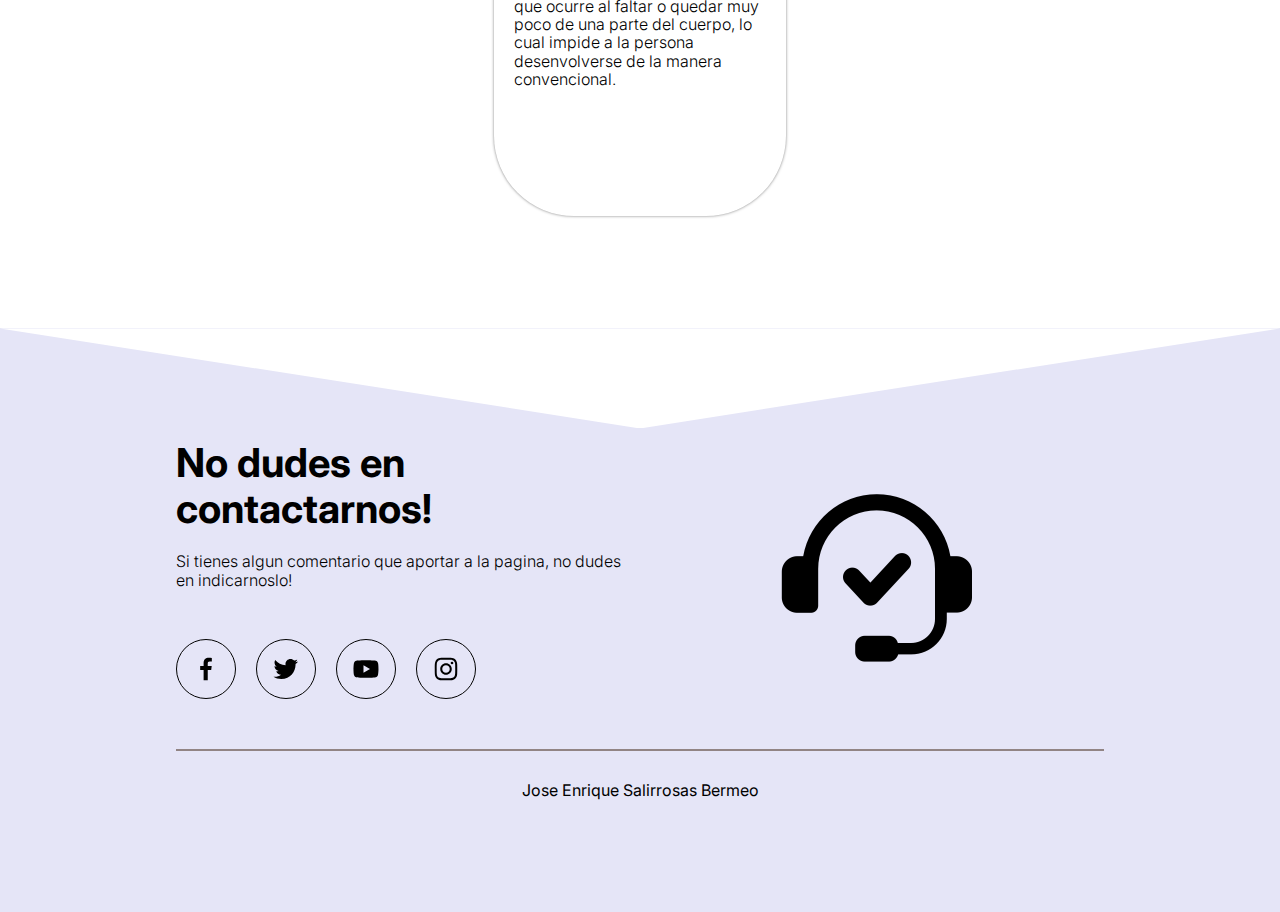
<file: que_es.html>
<!DOCTYPE html>
<html lang="en">
    <meta charset="UTF-8">
    <meta name="viewport" content="width=device-width, initial-scale=1.0">
    <title>MegaCapacitados</title>
    <link rel="stylesheet" href="css/normalize.css">
    <link rel="stylesheet" href="css/style.css">
<body>
    
    <main class="main">
        <header>
            <nav class="menu">
                <section class="menu__container">
                    <h1 class="menu__logo">💪MegaCapacitados</h1>
        
                    <ul class="menu__links">
                        <li class="menu__item">
                            <a href="/index.html" class="menu__link">Inicio</a>
                        </li>
            
                        <li class="menu__item menu__item--show">
                            <a href="#" class="menu__link">Conoce Mas<img src="assets/arrow.svg" class="menu__arrow"></a>
            
                            <ul class="menu__nesting">
                                <li class="menu__inside">
                                    <a href="/que_es.html" class="menu__link menu__link--inside"> ¿Que es?</a>
                                </li>
                                <li class="menu__inside">
                                    <a href="/instituciones.html" class="menu__link menu__link--inside">Principales Instituciones</a>
                                </li>
                                <li class="menu__inside">
                                    <a href="dificultades.html" class="menu__link menu__link--inside">Dificultades</a>
                                </li>
                            </ul>
                        </li>
            
                        <li class="menu__item  menu__item--show">
                            <a href="#" class="menu__link">Noticias<img src="assets/arrow.svg" class="menu__arrow"></a>
            
                            <ul class="menu__nesting">
                                <li class="menu__inside">
                                    <a href="newspe.html" class="menu__link menu__link--inside">Peru</a>
                                </li>
                                <li class="menu__inside">
                                    <a href="newsint.html" class="menu__link menu__link--inside">Global</a>
                                </li>
                            </ul>
                        </li>

            
                    </ul>
        
                    
                </section>
        
              
            </nav>
        </head>
        

        
        <section class="about container1">

            <div class="about__course">
                <h2 class="title title--border">¿Que es la Discapacidad?</h2>

                <p class="about__paragraph">De acuerdo a la Organización Mundial de la Salud (OMS), la Discapacidad es un término general que abarca las deficiencias, las limitaciones de la actividad y las restricciones de la participación. Las deficiencias son problemas que afectan a una estructura o función corporal; las limitaciones de la actividad son dificultades para ejecutar acciones o tareas y las restricciones de la participación son problemas para participar en situaciones vitales.
                </p>

                <p class="about__paragraph">Por lo tanto la Discapacidad es un fenómeno complejo que refleja una interacción entre las características del organismo humano y las características de la sociedad en la que vive.</p>

            </div>

            <figure class="about__picture">
                <img src="assets/joven-silla-ruedas-triste-discapacitado-discapacitado-lonely-deprimido-invalido-discapacidad-piernas-paseo-al-aire-libre-parque_575670-446.webp" class="about__img">
            </figure>

        </section>

        <section class="card">
            <div class="container">

                <h2 class="title">¿Que tipos de discapacidades existen?</h2>
                <p class="card__copy">Segun la OMS se clasifica segun:</p>

                <div class="card__container">

                    <div class="card__item">
                        
                        <img src="/assets/07_discapacidad.svg" width="150px" alt="">
                        <h3 class="card__title">Discapacidad Fisica</h3>
                        <p class="card__paragraph">La discapacidad física es aquella que ocurre al faltar o quedar muy poco de una parte del cuerpo, lo cual impide a la persona desenvolverse de la manera convencional.</p>
                    </div>

                    <div class="card__item">
                        
                        <h3 class="card__title">Discapacidad Sensorial</h3>
                        <img src="/assets/hearing-disability-concept-free-vector.jpg" width="150px" alt="">
                        <p class="card__paragraph">Corresponde al tipo de personas que han perdido su capacidad visual o auditiva y quienes presentan problemas al momento de comunicarse o utilizar el lenguaje.</p>
                    </div>

                    <div class="card__item">
                        <figure class="card__img">
                            <img src="assets/descarga.png" width="100px" class="card__picture">
                        </figure>
                        <h3 class="card__title">Discapacidad Intelectual</h3>
                        <p class="card__paragraph">La discapacidad intelectual es aquella que presenta una serie de limitaciones en las habilidades diarias que una persona aprende y le sirven para responder a distintas situaciones en la vida.</p>
                    </div>
                    
                    <div class="card__item">
                        <figure class="card__img">
                            <img src="assets/2852379.png" width="100px" class="card__picture">
                        </figure>
                        <h3 class="card__title">Discapacidad Psíquica</h3>
                        <p class="card__paragraph">La discapacidad psíquica es aquella que está directamente relacionada con el comportamiento del individuo. Se dice que una persona tiene discapacidad psíquica cuando presenta trastornos en el comportamiento adaptativo. Este tipo de discapacidad se podría incluir en categoría otros ya que tienen que ver con enfermedades mentales.</p>
                    </div>

                </div>
            </div>
        </section>

        
    </main>
    <footer class="footer">
        <div class="footer__container container">

            <div class="footer__contact">
                <div class="footer__texts">
                    <h2 class="title">No dudes en contactarnos!</h2>
                    <p class="footer__copy">Si tienes algun comentario que aportar a la pagina, no dudes en indicarnoslo!</p>

                    <div class="footer__social">
                        <a href="https://www.facebook.com/UTP.Peru/" class="footer__link">
                           <img src="assets/bxl-facebook.svg" class="footer__icon">
                        </a>
                        <a href="https://twitter.com/universidadutp" class="footer__link">
                           <img src="assets/bxl-twitter.svg" class="footer__icon">
                        </a>
                        <a href="https://www.youtube.com/channel/UCLQEBv7WN0SgOFD_nRLraRQ" class="footer__link">
                           <img src="assets/bxl-youtube.svg" class="footer__icon">
                        </a>
                        <a href="https://www.instagram.com/universidadutp/?hl=es" class="footer__link">
                           <img src="assets/bxl-instagram.svg" class="footer__icon">
                        </a>
                    </div>
                </div>

                <figure class="footer__picture">
                    <img src="assets/contactenos-ilustracion-concepto_114360-3147.webp" class="footer__img">
                </figure>
            </div>

            <p class="footer__copyright">
                Jose Enrique Salirrosas Bermeo
            </p>

        </div>
    </footer>
    
</body>
</html>
</file>
<file: css/style.css>
@import url('https://fonts.googleapis.com/css2?family=Inter:wght@300;400;700&display=swap');


*{
    margin: 0;
    padding: 0;
    box-sizing: border-box;
}

body{
    font-family: 'Poppins', sans-serif;
}

.menu{
    background-color: #1A202C;
    color: #fff;
    height: 70px;
}

.menu__container{
    display: flex;
    justify-content: space-between;
    align-items: center;
    width: 90%;
    max-width: 1200px;
    height: 100%;
    margin: 0 auto;
}

.menu__links{
    height: 100%;
    transition: transform .5s;
    display: flex;
}

.menu__item{
    list-style: none;
    position: relative;
    height: 100%;
    --clip: polygon(0 0, 100% 0, 100% 0, 0 0);
    --transform: rotate(-90deg);
}

.menu__item:hover{
    --clip: polygon(0 0, 100% 0, 100% 100%, 0% 100%);
    --transform: rotate(0);
}

.menu__link{
    color: #fff;
    text-decoration: none;
    padding: 0 30px;
    display: flex;
    height: 100%;
    align-items: center;
}

.menu__link:hover{
    background-color: #5e7094;
}


.menu__arrow{
    transform: var(--transform);
    transition: transform .3s;
    display: block;
    margin-left: 3px;
}

.menu__nesting{
    list-style: none;
    transition:clip-path .3s;
    clip-path: var(--clip);
    position: absolute;
    right: 0;
    bottom: 0;
    width: max-content;
    transform: translateY(100%);
    background-color: #000;
}

.menu__link--inside{
    padding: 30px 100px 30px 20px;
}

.menu__link--inside:hover{
    background-color: #798499;
}



.menu__img{
    display: block;
    width: 36px;
}

@media (max-width:800px){
   

    .menu__item{
        --clip:0;
        overflow:hidden ;
    }

    .menu__item--active{
        --transform: rotate(0);
        --background: #5e7094;
    }

    .menu__item--show{
        background-color: var(--background);
    }


    .menu__links{
        position: fixed;
        max-width: 400px;
        width: 100%;
        top: 70px;
        bottom: 0;
        right: 0;
        background-color: #000;
        overflow-y: auto;
        display: grid;
        grid-auto-rows: max-content;
        transform: translateX(100%);
    }

    .menu__links--show{
        transform: unset;
        width: 100%;
    }

    .menu__link{
        padding: 25px 0;
        padding-left: 30px;
        height: auto;
    }

    .menu__arrow{
        margin-left: auto;
        margin-right: 20px;
    }

    .menu__nesting{
        display: grid;
        position: unset;
        width: 100%;
        transform: translateY(0);
        height: 0;
        transition: height .3s;
    }

    .menu__link--inside{
        width: 90%;
        margin-left: auto;
        border-left: 1px solid #798499;
    }
    
    
   

}

/*body*/


:root{
    --color-primary: #444CF7;
    --color-title: #000;
    --align-title: left;
    --padding-container: 100px 0;
    --width-container: 90%;
    --max-width-container: 1200px;
    --color-btn: #444CF7;
    --text-btn: #fff;
    --padding-btn: 20px 35px;
    --height-shape:18em;
}


body{
    font-family: 'Inter', sans-serif;
    background-color: #E5E5F7;
    opacity: 1;
    background-image:  radial-gradient(#444CF7 0.7000000000000001px, transparent 0.7000000000000001px), radial-gradient(#444CF7 0.7000000000000001px, #E5E5F7 0.7000000000000001px);
    background-size: 28px 28px;
    background-position: 0 0,14px 14px;
}

.container{
    width: 90%;
    max-width: var(--max-width-container);
    padding: 7rem;
    margin: 0 auto;
    overflow: hidden;
}
.container1{
    width: 90%;
    max-width: var(--max-width-container);
    padding: 1rem;
    margin: 0 auto;
    overflow: hidden;
}
.hero{
    height: 100vh;
    min-height: 500px;
    position: relative;
    --padding-container: 0;
}

.hero::after{
    content: "";
    display: block;
    position: absolute;
    height: var(--height-shape);
    width: 100%;
    bottom: 0;
    left: 0;
    background: #fff;
    z-index: -1;
    clip-path: polygon(0 100%, 100% 100%, 100% 0);

}

.hero__container{
    display: grid;

    place-items: center;
    gap: 20px;
}

.hero__title{
    font-size: 4rem;
}

.hero__copy{
    font-size: 1.2rem;
    margin: 25px 0;
}

.hero__cta{
    display: inline-block;
    background: #7B8AFF;
    color: #fff;
    padding: 1.5rem;
    text-align: center;
    text-decoration: none;
    border-radius: 10px;
}

.hero__img{
    width: 95%;
}

/* Main */

.main{
    background: #fff;
}

.title{
    font-size: 2.5rem;
    text-align: var(--align-title);
    color: var(--color-title);
}

.title--border::after{
    content: "";
    display: block;
    width: 100px;
    margin-top: 20px;
    height: 4px;
    background-color: var(--color-primary);
}



.cta{
    display: inline-block;
    background: var(--color-btn);
    color: #7B8AFF;
    padding: var(--padding-btn);
    text-align: center;
    text-decoration: none;
    padding: 30px;
    border-radius: 30px;
}

.cta2{
    display: inline-block;
    background: var(--color-btn);
    color: #FE8C00;
    padding: var(--padding-btn);
    text-align: center;
    text-decoration: none;
    padding: 30px;
    border-radius: 30px;
}

.cta3{
    display: inline-block;
    background: var(--color-btn);
    color: #185A9D;
    padding: var(--padding-btn);
    text-align: center;
    text-decoration: none;
    padding: 30px;
    border-radius: 30px;
}


.welcome{
    text-align: center;
    --padding-container: 30px 0 60px;
}

.welcome__container{
    width: 70%;
    margin: 0 auto;
}

.welcome__name{
    margin: 20px 0;
}

.welcome__tag{
    font-weight: 700;
    color: #7B8AFF;
    margin-bottom: 20px;
}

.welcome__paragraph{
    text-align: center;
    line-height: 1.5;
    font-style: italic;
    color: #615a5a;
}

.welcome__img{
    border-radius: 50%;
    object-fit: cover;
    object-position: top;
}

/* about */

.about{
    display: grid;
    grid-template-columns: 5fr 4fr;
    place-items: center;
}

.about__course{
    width: 90%;
}

.about__paragraph{
    margin: 20px 0;
    line-height: 1.5;
    font-weight: 300;
}

.about__picture{
    text-align: center;
}

.about__img{
    width: 95%;
}

/* Card */


.card__copy{
    margin-top: 20px;
}

.card__container{
    width: 99%;
    margin: 0 auto;
    margin-top: 60px;
    display: grid;
    grid-template-columns: repeat(3,1fr);
    grid-template-rows: repeat(4,1fr);
    gap: 20px;
    grid-template-areas: 
    ".      card1   .    "
    "card2  card1   card3"
    "card2  card4   card3"
    ".      card4   .   ";
}

.card__item{
    padding: 20px;
    background: #fff;
    border-top: 5px solid #667eea;
    box-shadow: 0 0 3px rgba(0, 0, 0, .5);
    display: flex;
    flex-direction: column;
    align-items: center;
    border-radius: 80px;
}

.card__img{
    background: var(--color-primary);
    margin-top: 20px;
    width: 80px;
    height: 80px;
    border-radius: 50%;
    display: flex;
    justify-content: center;
    align-items: center;
}

.card__title{
    margin: 20px 0;
    font-size: 1.5rem;
}

.card__paragraph{
    font-weight: 300;
    margin-bottom: 20px;
}

.card__item:nth-last-of-type(1){
    grid-area: card1;
}

.card__item:nth-last-of-type(2){
    grid-area: card2;
}

.card__item:nth-last-of-type(3){
    grid-area: card3;
}

.card__item:nth-last-of-type(4){
    grid-area: card4;
}

/* course */

.course{
    --color-title: #fff;
    --color-btn: #fff;
    --text-btn: #444cf7;
    color: var(--color-title);
    display: grid;
    grid-template-columns: repeat(5, 1fr);
    grid-template-rows: repeat(5, 1fr);
    /* align-items: center; */
}

.course__about{
    z-index: 100;
    align-self: center;
    width: 97%;
    margin: 0 auto;
    padding: 30px;
    box-shadow: 0 0 6px rgba(0, 0, 0, .5);
    background: #7B8AFF;
    grid-column: 1/4;
    grid-row: 2/-2;
    border-radius: 25px;
    text-align: center;    
}


.course__about2{
    z-index: 100;
    align-self: center;
    width: 97%;
    margin: 0 auto;
    padding: 30px;
    box-shadow: 0 0 6px rgba(0, 0, 0, .5);
    background: linear-gradient(90deg, #FE8C00 0%, #F83600 100%);
    grid-column: 1/4;
    grid-row: 2/-2;
    border-radius: 25px;
    text-align: center;    
}

.course__about3{
    z-index: 100;
    align-self: center;
    width: 97%;
    margin: 0 auto;
    padding: 30px;
    box-shadow: 0 0 6px rgba(0, 0, 0, .5);
    background: linear-gradient(90deg, #43CEA2 0%, #185A9D 100%);
    grid-column: 1/4;
    grid-row: 2/-2;
    border-radius: 25px;
    text-align: center;    
}

.course__picture{
  
    margin:0;
    grid-column: 3/-1;
    grid-row: 1/-1;
}

.course__img{
    width: 100%;
    height: 100%;
    object-fit: cover;
}

.course__picture--right{
    grid-column: 1/4;
}

.course__about--left{
    grid-column: 3/-1;
}

/* Footer */

.footer{
    position: relative;
    --padding-container: 160px 0 50px ;

}


.footer::before{
    content: "";
    position: absolute;
    width: 100%;
    height: 100px;
    background: #fff;
    top: 0;
    left: 0;
    clip-path: polygon(0 0, 100% 0, 50% 100%);

}

.footer__contact{
    display: grid;
    grid-template-columns: repeat(2, 1fr);
    gap: 20px;
    place-items: center;
    margin-bottom: 30px;
}

.footer__copy{
    margin: 20px 0;
    font-weight: 300;
}

.footer__social{
    display: flex;
    padding-top: 30px;
    flex-wrap: wrap;
}

.footer__link{
    width: 60px;
    height: 60px;
    border: 1px solid #000;
    border-radius: 50%;
    margin-right: 20px;
    margin-bottom: 20px;
    display: flex;
    justify-content: center;
    align-items: center;
}

.footer__icon{
    width: 30px;
}


.footer__picture{
    margin: 0;
}

.footer__img{
    width: 100%;
}

.footer__copyright{
    padding-top: 30px;
    border-top: 2px solid #918484;
    text-align: center;
}



@media screen and (max-width:768px){
    :root{
        --height-shape:14em;
    }

 
    .hero{
        min-height: 100vh;
        height: auto;
    }



    .hero__container{
        --padding-container: 60px 0;
        grid-template-columns: 1fr;
        grid-template-rows: max-content 1fr;
    }

    .hero__img{
        order: -1;
        max-width: 300px;
    }

    .hero__title{
        font-size: 3.8rem;
    }


    .about{
        grid-template-columns: 1fr;
        grid-template-rows: max-content 1fr;
        gap: 80px;
    }

    .about__course{
        width: 100%;
    }

    .about__picture{
        order: -1;
    }

    .about__img{
        width: 100%;
    }

    /* Card */

    .card__container{
        grid-template-columns: repeat(2,1fr);
        grid-template-rows: repeat(5,1fr);
        gap: 15px;
        grid-template-areas: 
        "card1      ."
        "card1  card2"
        "card3  card2"
        "card3  card4"
        ".      card4";
    }



    .course{
        grid-template-columns: repeat(6,1fr);
    }

    .course__about{
        grid-column: 1/6;
    }

    .course__about--left{
        grid-column: 2/-1;
    }

    .course__picture{
        grid-column: 2/-1;
    }

    .course__picture--right{
        grid-column: 1/6;
    }

    .footer__contact{
        grid-template-columns: 1fr;
    }

    .footer__texts{
        order: 1;
        --align-title: center;
    }

    .footer__social{
        justify-content: space-evenly;
    }
}

@media screen and (max-width: 500px){
    :root{
        --padding-btn: 20px 0;
    }


    .hero__container{
        --padding-container: 45px 0;
    }

    .hero__texts{
        text-align: center;
    }

    .hero__title{
        font-size: 3rem;
    }

    .hero__cta{
        display: block;
        width: 90%;
        margin: 0 auto;
    }

    .title{
        font-size: 2rem;
    }

    .cta{
        display: block;
    }

    /* Instructor */

    .instructor{
        --padding-container: 60px 0;
    }

    .instructor__container{
        width: 90%;
    }

    /* About */

    .about{
        gap: 40px;
    }

    .about__course{
        width: 100%;
    }

    /* Card */

    .card__container{
        width: 97%;
        grid-template-columns: 1fr;
        grid-template-rows: repeat(4,1fr);
        grid-template-areas: 
        "card1"
        "card2"
        "card3"
        "card4";
    }


    .course{
        grid-template-columns: 1fr;
        --padding-container: 80px 0 30px;
    }

    .course--modifier{
        --padding-container:0 0 80px;
    }

    .course__about{
        padding: 20px 20px;
        width: 95%;
        grid-column: 1/-1;
        grid-row: 1/-1;
    }

    .course__picture{
        display: none;
    }
    
    
}
</file>
